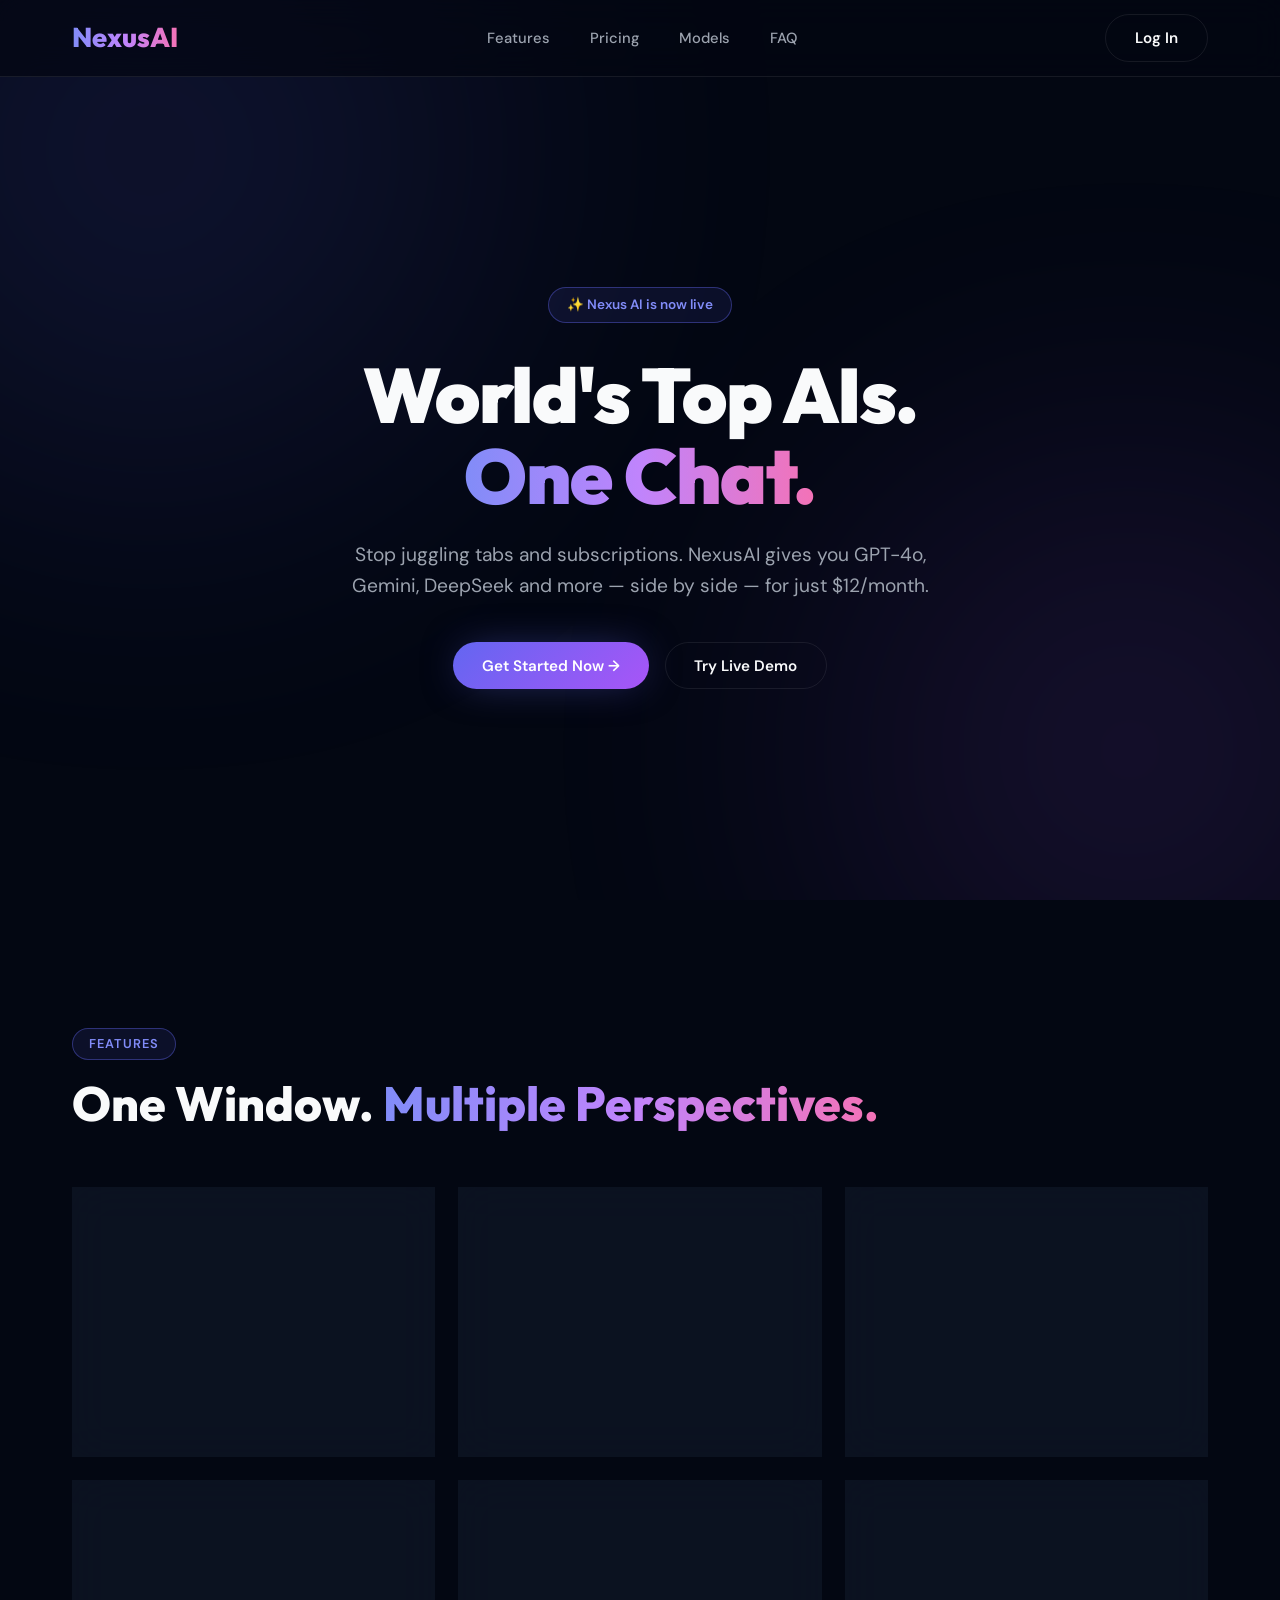
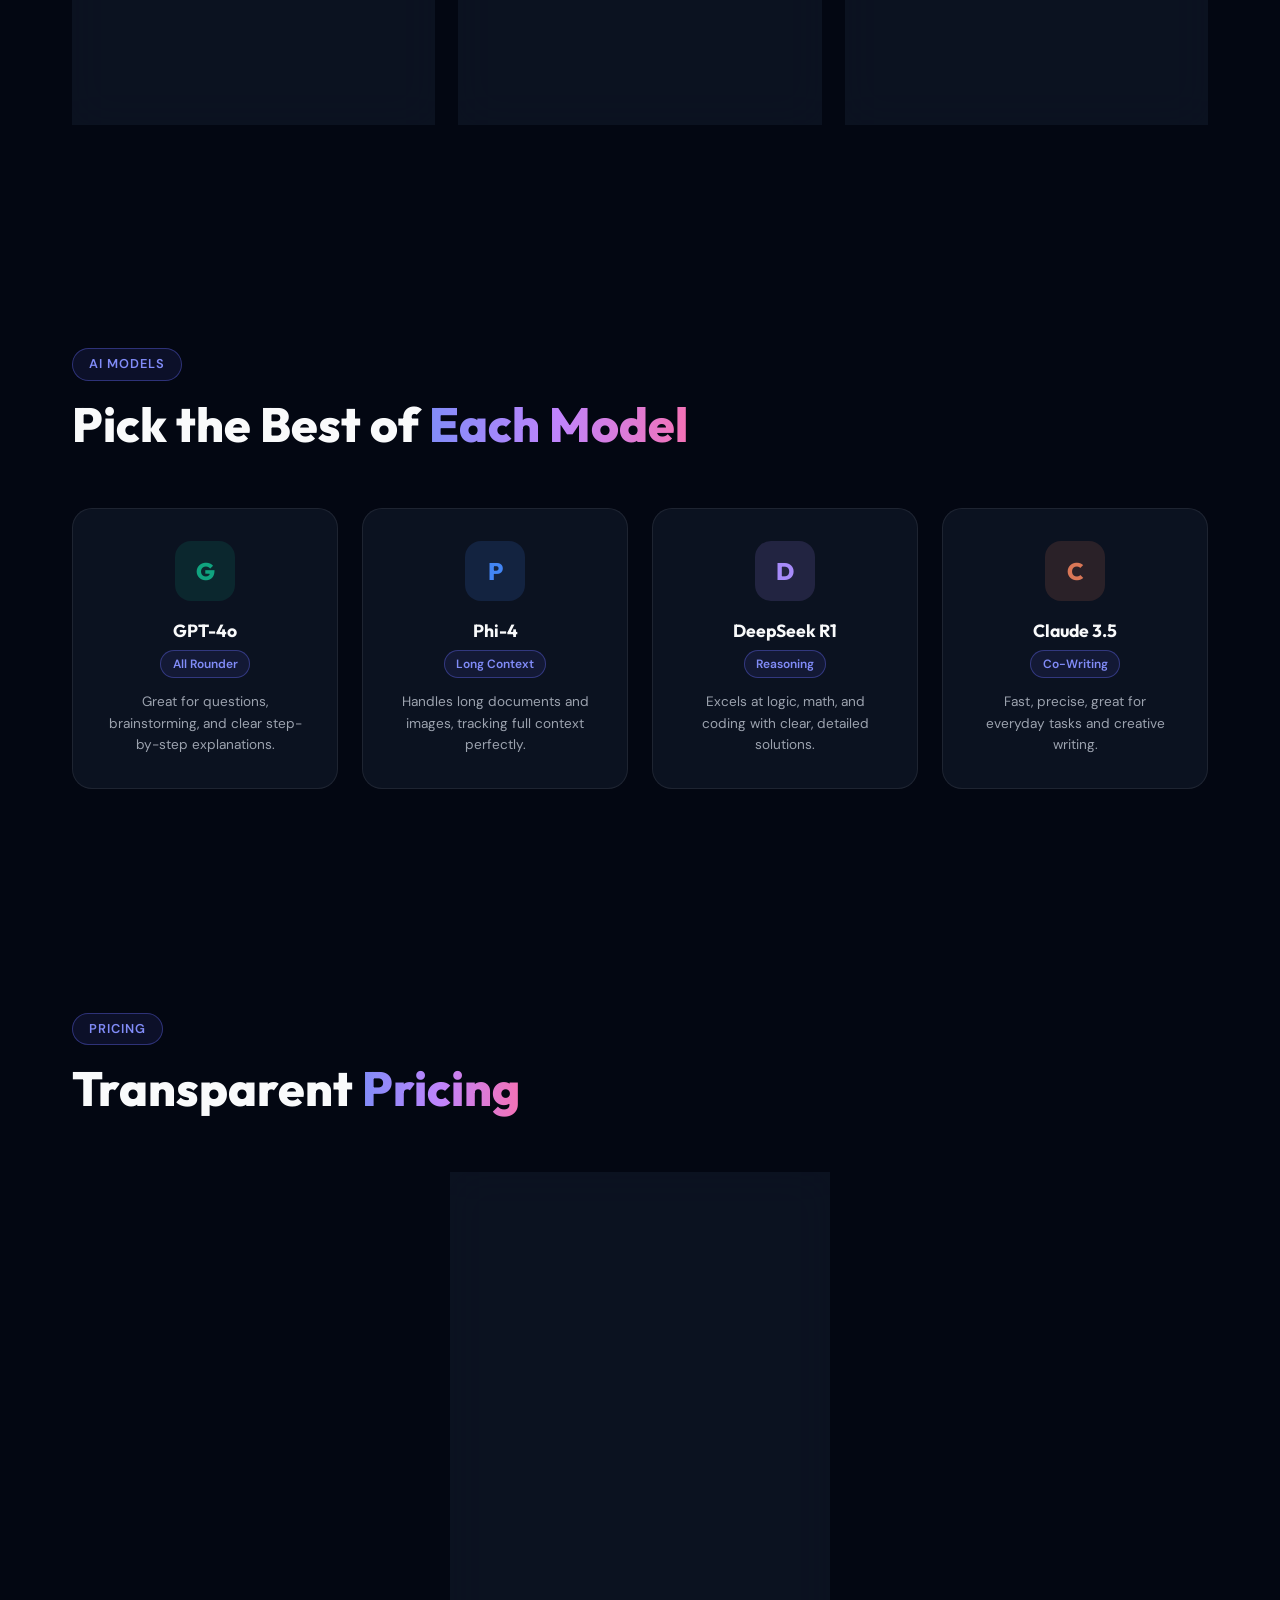
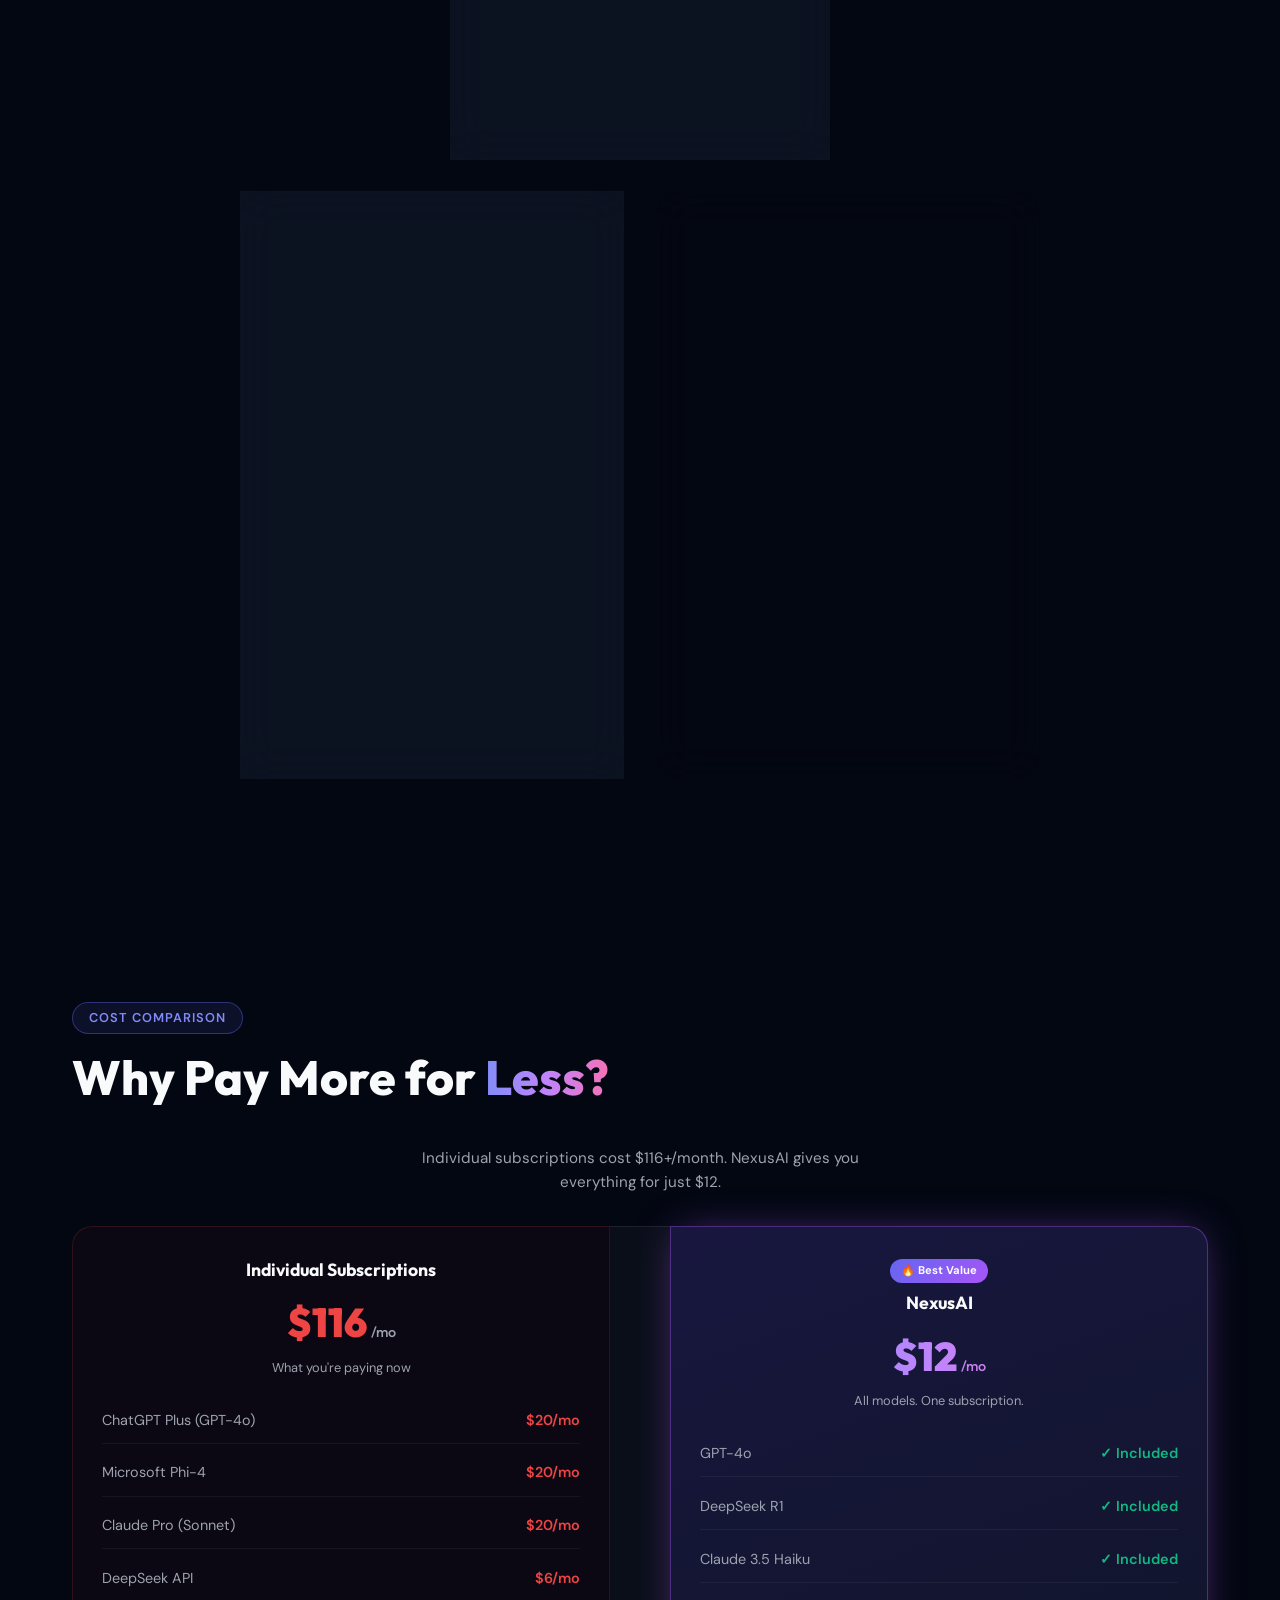
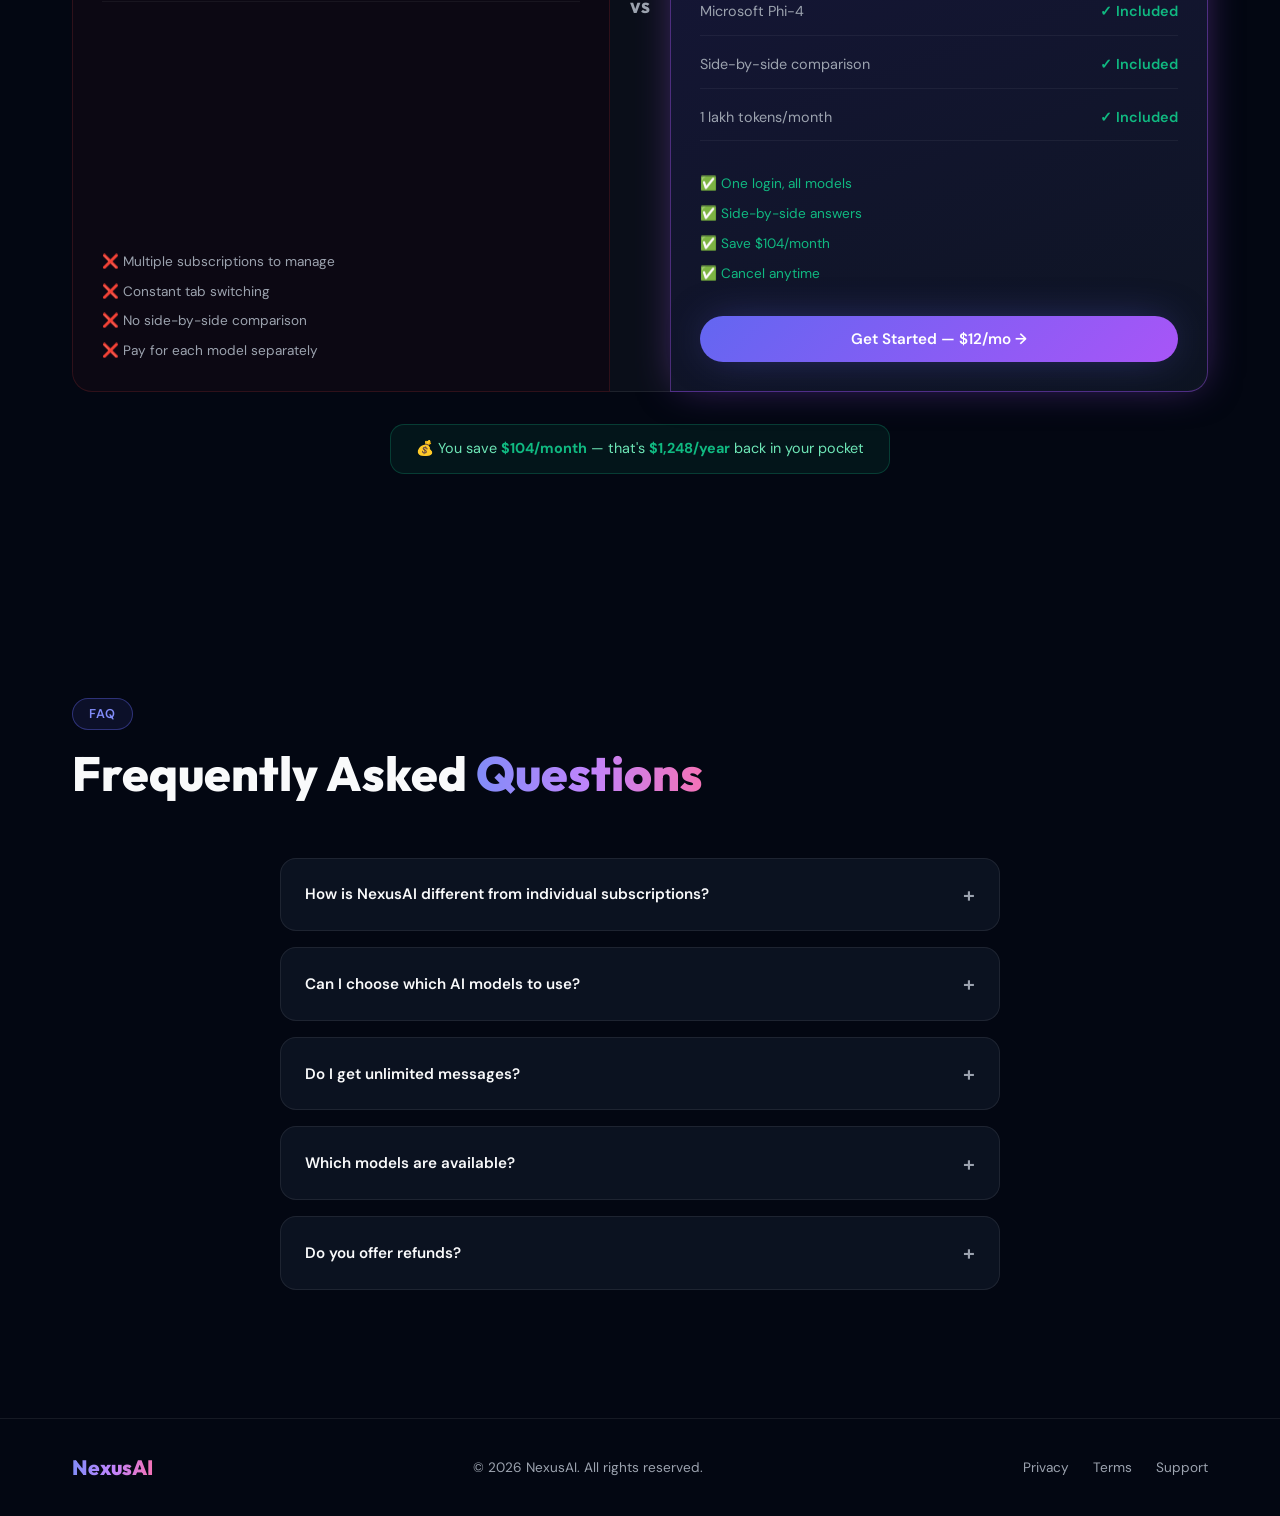
<file: index.html>
<!DOCTYPE html>
<html lang="en">
<head>
    <meta charset="UTF-8">
    <meta name="viewport" content="width=device-width, initial-scale=1.0">
    <title>NexusAI - World's Top AI Models in One Chat</title>
    <link rel="preconnect" href="https://fonts.googleapis.com">
    <link rel="preconnect" href="https://fonts.gstatic.com" crossorigin>
    <link href="https://fonts.googleapis.com/css2?family=DM+Sans:wght@400;500;700&family=Outfit:wght@600;700;800;900&display=swap" rel="stylesheet">
    <link rel="icon" type="image/png" href="Favicon.png">
    <link rel="stylesheet" href="style.css">
</head>
<body>

    <div class="ambient-bg">
        <div class="orb orb-1"></div>
        <div class="orb orb-2"></div>
    </div>

    <!-- NAVBAR -->
    <nav id="navbar">
        <div class="container nav-inner">
            <div class="logo">NexusAI</div>
            <ul class="nav-links">
                <li><a href="#features">Features</a></li>
                <li><a href="#pricing">Pricing</a></li>
                <li><a href="#models">Models</a></li>
                <li><a href="#faq">FAQ</a></li>
            </ul>
            <button class="btn btn-outline" id="navLoginBtn">Log In</button>
            <!-- Account menu (shown when logged in) -->
            <div class="nav-account" id="navAccount" style="display:none;">
                <div class="account-avatar" id="accountAvatar" title="My Account">
                    <span id="avatarInitial">U</span>
                </div>
                <div class="account-dropdown" id="accountDropdown">
                    <div class="account-dropdown-header">
                        <div class="account-dropdown-name" id="dropdownName">User</div>
                        <div class="account-dropdown-email" id="dropdownEmail">user@email.com</div>
                    </div>
                    <div class="account-dropdown-divider"></div>
                    <button class="account-dropdown-item" id="dropdownOpenChat">💬 Open Chat</button>
                    <button class="account-dropdown-item logout-item" id="navLogoutBtn">🚪 Log Out</button>
                </div>
            </div>
        </div>
    </nav>

    <!-- HERO -->
    <section class="hero" id="home">
        <div class="container hero-inner">
            <div class="badge">✨ Nexus AI is now live</div>
            <h1>World's Top AIs.<br><span class="gradient-text">One Chat.</span></h1>
            <p class="hero-sub">Stop juggling tabs and subscriptions. NexusAI gives you GPT-4o, Gemini, DeepSeek and more — side by side — for just $12/month.</p>
            <div class="hero-btns">
                <button class="btn btn-primary" id="heroGetStarted">Get Started Now →</button>
                <button class="btn btn-outline" id="heroDemo">Try Live Demo</button>
            </div>
        </div>
    </section>

    <!-- FEATURES -->
    <section class="features-section" id="features">
        <div class="container">
            <div class="section-badge">Features</div>
            <h2 class="section-title">One Window. <span class="gradient-text">Multiple Perspectives.</span></h2>
            <div class="features-grid">
                <div class="feature-card">
                    <div class="feature-icon">⚡</div>
                    <h3>Compare All AIs at Once</h3>
                    <p>Get answers from GPT-4o, Gemini, DeepSeek simultaneously. Compare side-by-side to find the most accurate answer instantly.</p>
                </div>
                <div class="feature-card">
                    <div class="feature-icon">🎯</div>
                    <h3>Smart Model Selection</h3>
                    <p>Not sure which model to use? Toggle any combination and compare — coding, writing, research all in one view.</p>
                </div>
                <div class="feature-card">
                    <div class="feature-icon">🔒</div>
                    <h3>One Subscription</h3>
                    <p>Save $100+/month vs individual subscriptions. One plan, all premium models, no juggling multiple accounts.</p>
                </div>
                <div class="feature-card">
                    <div class="feature-icon">🚀</div>
                    <h3>1 Lakh Tokens / Month</h3>
                    <p>100,000 tokens every month — more than enough for daily heavy use across all 4 AI models.</p>
                </div>
                <div class="feature-card">
                    <div class="feature-icon">🧠</div>
                    <h3>Spot Hallucinations</h3>
                    <p>When multiple models agree, you can trust the answer. When they disagree, you know to verify.</p>
                </div>
                <div class="feature-card">
                    <div class="feature-icon">📊</div>
                    <h3>Real-time Responses</h3>
                    <p>All models respond in parallel — no waiting. Get complete picture in seconds, not minutes.</p>
                </div>
            </div>
        </div>
    </section>

    <!-- MODELS -->
    <section class="models-section" id="models">
        <div class="container">
            <div class="section-badge">AI Models</div>
            <h2 class="section-title">Pick the Best of <span class="gradient-text">Each Model</span></h2>
            <div class="models-grid">
                <div class="model-card">
                    <div class="model-avatar" style="background:rgba(16,163,127,0.15);color:#10a37f;">G</div>
                    <div class="model-name">GPT-4o</div>
                    <div class="model-tag">All Rounder</div>
                    <p class="model-desc">Great for questions, brainstorming, and clear step-by-step explanations.</p>
                </div>
                <div class="model-card">
                    <div class="model-avatar" style="background:rgba(66,133,244,0.15);color:#4285f4;">P</div>
                    <div class="model-name">Phi-4</div>
                    <div class="model-tag">Long Context</div>
                    <p class="model-desc">Handles long documents and images, tracking full context perfectly.</p>
                </div>
                <div class="model-card">
                    <div class="model-avatar" style="background:rgba(167,139,250,0.15);color:#a78bfa;">D</div>
                    <div class="model-name">DeepSeek R1</div>
                    <div class="model-tag">Reasoning</div>
                    <p class="model-desc">Excels at logic, math, and coding with clear, detailed solutions.</p>
                </div>
                <div class="model-card">
                    <div class="model-avatar" style="background:rgba(217,119,87,0.15);color:#d97757;">C</div>
                    <div class="model-name">Claude 3.5</div>
                    <div class="model-tag">Co-Writing</div>
                    <p class="model-desc">Fast, precise, great for everyday tasks and creative writing.</p>
                </div>
            </div>
        </div>
    </section>

    <!-- PRICING -->
    <section class="pricing-section" id="pricing">
        <div class="container">
            <div class="section-badge">Pricing</div>
            <h2 class="section-title">Transparent <span class="gradient-text">Pricing</span></h2>
            
            <!-- Free Trial Card -->
            <div class="trial-card-container">
                <div class="pricing-card">
                    <h3 class="plan-name">7-Day Trial</h3>
                    <div class="plan-price">FREE</div>
                    <p class="plan-sub">No payment required</p>
                    <ul class="plan-features">
                        <li>Full access to all AI models</li>
                        <li>GPT-4o, Gemini & DeepSeek</li>
                        <li>Side-by-side comparison</li>
                        <li>No credit card needed</li>
                        <li>Cancel anytime</li>
                    </ul>
                    <button class="btn btn-outline plan-btn" data-plan="Free Trial — 7 Days">
                        Start Free Trial
                    </button>
                </div>
            </div>

            <!-- Monthly & Annual Cards -->
            <div class="pricing-grid">
                <div class="pricing-card">
                    <h3 class="plan-name">Monthly</h3>
                    <div class="plan-price">$12<span>/mo</span></div>
                    <p class="plan-sub">Billed monthly</p>
                    <ul class="plan-features">
                        <li>Access 4+ premium models</li>
                        <li>GPT-4o & Gemini 2.0</li>
                        <li>DeepSeek R1 & Claude 3.5</li>
                        <li>Side-by-side comparison</li>
                        <li>1 lakh tokens/month</li>
                    </ul>
                    <button class="btn btn-outline plan-btn" data-plan="Monthly — $12/mo">Select Monthly</button>
                </div>
                
                <div class="pricing-card featured">
                    <div class="plan-tag">Save 50%</div>
                    <h3 class="plan-name" style="color:#c084fc;">Annual Pro</h3>
                    <div class="plan-price">$72<span>/yr</span></div>
                    <p class="plan-sub">Billed annually — just $6/month</p>
                    <ul class="plan-features">
                        <li>Everything in Monthly</li>
                        <li>Unlimited tokens</li>
                        <li>Early access to new models</li>
                        <li>Custom system prompts</li>
                        <li>Priority API generation</li>
                    </ul>
                    <button class="btn btn-primary plan-btn" data-plan="Annual Pro — $72/yr">Select Annual</button>
                </div>
            </div>
        </div>
    </section>

    <!-- COMPARE SECTION -->
    <section class="compare-section" id="compare">
    <div class="container">
        <div class="section-badge">Cost Comparison</div>
        <h2 class="section-title">
            Why Pay More for <span class="gradient-text">Less?</span>
        </h2>
        <p class="compare-sub">
            Individual subscriptions cost $116+/month.
            NexusAI gives you everything for just $12.
        </p>
        <div class="compare-wrapper">
            <!-- LEFT CARD -->
            <div class="compare-col compare-bad">
                <div class="compare-col-header">
                    <h3>Individual Subscriptions</h3>
                    <div class="compare-total bad">
                        $116<span>/mo</span>
                    </div>
                    <p>What you're paying now</p>
                </div>
                <div class="compare-items">
                    <div class="compare-item">
                        <span class="compare-model-name">
                            ChatGPT Plus (GPT-4o)
                        </span>
                        <span class="bad-price">$20/mo</span>
                    </div>
                    <div class="compare-item">
                        <span class="compare-model-name">
                            Microsoft Phi-4
                        </span>
                        <span class="bad-price">$20/mo</span>
                    </div>
                    <div class="compare-item">
                        <span class="compare-model-name">
                            Claude Pro (Sonnet)
                        </span>
                        <span class="bad-price">$20/mo</span>
                    </div>
                    <div class="compare-item">
                        <span class="compare-model-name">
                            DeepSeek API
                        </span>
                        <span class="bad-price">$6/mo</span>
                    </div>
                </div>
                <div class="compare-cons">
                    <div class="compare-con">
                        ❌ Multiple subscriptions to manage
                    </div>
                    <div class="compare-con">
                        ❌ Constant tab switching
                    </div>
                    <div class="compare-con">
                        ❌ No side-by-side comparison
                    </div>
                    <div class="compare-con">
                        ❌ Pay for each model separately
                    </div>
                </div>
            </div>
            <!-- VS BADGE -->
            <div class="vs-badge">VS</div>
            <!-- RIGHT CARD -->
            <div class="compare-col compare-good">
                <div class="compare-col-header">
                    <div class="compare-best-tag">
                        🔥 Best Value
                    </div>
                    <h3>NexusAI</h3>
                    <div class="compare-total good">
                        $12<span>/mo</span>
                    </div>
                    <p>All models. One subscription.</p>
                </div>
                <div class="compare-items">
                    <div class="compare-item">
                        <span class="compare-model-name">
                            GPT-4o
                        </span>
                        <span class="good-price">
                            ✓ Included
                        </span>
                    </div>
                    <div class="compare-item">
                        <span class="compare-model-name">
                            DeepSeek R1
                        </span>
                        <span class="good-price">
                            ✓ Included
                        </span>
                    </div>
                    <div class="compare-item">
                        <span class="compare-model-name">
                            Claude 3.5 Haiku
                        </span>
                        <span class="good-price">
                            ✓ Included
                        </span>
                    </div>
                    <div class="compare-item">
                        <span class="compare-model-name">
                            Microsoft Phi-4
                        </span>
                        <span class="good-price">
                            ✓ Included
                        </span>
                    </div>
                    <div class="compare-item">
                        <span class="compare-model-name">
                            Side-by-side comparison
                        </span>
                        <span class="good-price">
                            ✓ Included
                        </span>
                    </div>
                    <div class="compare-item">
                        <span class="compare-model-name">
                            1 lakh tokens/month
                        </span>
                        <span class="good-price">
                            ✓ Included
                        </span>
                    </div>
                </div>
                <div class="compare-cons">
                    <div class="compare-pro">
                        ✅ One login, all models
                    </div>
                    <div class="compare-pro">
                        ✅ Side-by-side answers
                    </div>
                    <div class="compare-pro">
                        ✅ Save $104/month
                    </div>
                    <div class="compare-pro">
                        ✅ Cancel anytime
                    </div>
                </div>
                <button class="btn btn-primary compare-cta" id="compareCta">
                    Get Started — $12/mo →
                </button>
            </div>
        </div>
        <div class="savings-banner">
            💰 You save <strong>$104/month</strong> —
            that's <strong>$1,248/year</strong> back in your pocket
        </div>

    </div>
</section>

    <!-- FAQ -->
    <section class="faq-section" id="faq">
        <div class="container">
            <div class="section-badge">FAQ</div>
            <h2 class="section-title">Frequently Asked <span class="gradient-text">Questions</span></h2>
            <div class="faq-list">
                <details class="faq-item">
                    <summary>How is NexusAI different from individual subscriptions?</summary>
                    <p>NexusAI brings multiple AI models in one place. Instead of juggling tabs and subscriptions, get all answers side-by-side for a fraction of the cost.</p>
                </details>
                <details class="faq-item">
                    <summary>Can I choose which AI models to use?</summary>
                    <p>Yes! Toggle any model on or off at any time during your chat. Use all 4 simultaneously or just one.</p>
                </details>
                <details class="faq-item">
                    <summary>Do I get unlimited messages?</summary>
                    <p>You get 1,00,000 tokens per month (1 lakh). Average usage is around 20,000-30,000 tokens — so most users never run out.</p>
                </details>
                <details class="faq-item">
                    <summary>Which models are available?</summary>
                    <p>GPT-4o, Claude 3.5, Gemini 2.0, and DeepSeek R1 — all connected via official APIs with real responses.</p>
                </details>
                <details class="faq-item">
                    <summary>Do you offer refunds?</summary>
                    <p>All payments are non-refundable. You may cancel any time to stop future billing.</p>
                </details>
            </div>
        </div>
    </section>

    <!-- ===== FOOTER ===== -->
    <footer class="footer">
    <div class="container footer-inner">
        <div class="footer-logo">NexusAI</div>
        <p class="footer-copy">
            © 2026 NexusAI. All rights reserved.
        </p>
        <div class="footer-links">
            <a href="privacy.html">Privacy</a>
            <a href="terms.html">Terms</a>
            <a href="support.html">Support</a>
        </div>
    </div>
    </footer>

    <!-- LOGIN MODAL -->
    <div class="modal" id="loginModal">
        <div class="modal-box">
            <button class="modal-close" id="loginClose">×</button>
            <div class="modal-logo">NexusAI</div>
            <h2 class="modal-title">Welcome Back 👋</h2>
            <p class="modal-sub">Sign in to your account</p>
            <button class="btn-google" id="loginGoogle">
                <svg width="20" height="20" viewBox="0 0 48 48"><path fill="#EA4335" d="M24 9.5c3.54 0 6.71 1.22 9.21 3.6l6.85-6.85C35.9 2.38 30.47 0 24 0 14.62 0 6.51 5.38 2.56 13.22l7.98 6.19C12.43 13.72 17.74 9.5 24 9.5z"/><path fill="#4285F4" d="M46.98 24.55c0-1.57-.15-3.09-.38-4.55H24v9.02h12.94c-.58 2.96-2.26 5.48-4.78 7.18l7.73 6c4.51-4.18 7.09-10.36 7.09-17.65z"/><path fill="#FBBC05" d="M10.53 28.59c-.48-1.45-.76-2.99-.76-4.59s.27-3.14.76-4.59l-7.98-6.19C.92 16.46 0 20.12 0 24c0 3.88.92 7.54 2.56 10.78l7.97-6.19z"/><path fill="#34A853" d="M24 48c6.48 0 11.93-2.13 15.89-5.81l-7.73-6c-2.18 1.48-4.97 2.31-8.16 2.31-6.26 0-11.57-4.22-13.47-9.91l-7.98 6.19C6.51 42.62 14.62 48 24 48z"/></svg>
                Continue with Google
            </button>
            <div class="auth-divider"><span>or sign in with email</span></div>
            <div class="form-group">
                <label>Email Address</label>
                <input type="email" id="loginEmail" placeholder="Enter your email">
            </div>
            <div class="form-group">
                <label>Password</label>
                <input type="password" id="loginPassword" placeholder="Enter your password">
            </div>
            <button class="btn btn-primary modal-submit" id="loginSubmit">Sign In →</button>
            <div class="modal-footer-txt">No account? <span class="modal-link" id="goToSignup">Sign up free</span></div>
        </div>
    </div>

    <!-- PAYMENT MODAL (FIXED LAYOUT) -->
    <div class="modal" id="paymentModal">
        <div class="modal-box modal-box-wide">
            <button class="modal-close" id="paymentClose">×</button>
            <div class="modal-logo">NexusAI</div>
            <h2 class="modal-title">Secure Checkout 🔒</h2>

            <!-- Plan Selector -->
            <div class="modal-plan-selector">
                <div class="modal-plan-option" data-plan="Monthly — $12/mo" id="planMonthly">
                    <div class="modal-plan-name">Monthly</div>
                    <div class="modal-plan-price">$12<span>/mo</span></div>
                    <div class="modal-plan-note">Billed monthly</div>
                </div>
                <div class="modal-plan-option active" data-plan="Annual Pro — $72/yr" id="planAnnual">
                    <div class="modal-plan-tag">Best Value 🔥</div>
                    <div class="modal-plan-name">Annual Pro</div>
                    <div class="modal-plan-price">$72<span>/yr</span></div>
                    <div class="modal-plan-note">= $6/mo · Save 50%</div>
                </div>
            </div>

            <!-- Payment Method Section -->
            <div id="payMethodSection">
                <div class="payment-tabs">
                    <button class="pay-tab active" data-tab="card">💳 Card</button>
                    <button class="pay-tab" data-tab="upi">📱 UPI</button>
                    <button class="pay-tab" data-tab="netbanking">🏦 Net Banking</button>
                    <button class="pay-tab" data-tab="wallet">👛 Wallet</button>
                </div>

                <!-- Card Tab -->
                <div class="pay-tab-content active" id="tab-card">
                    <div class="card-icons">
                        <span class="card-icon">VISA</span>
                        <span class="card-icon">MC</span>
                        <span class="card-icon">AMEX</span>
                        <span class="card-icon">RuPay</span>
                    </div>
                    <div class="form-group">
                        <label>Cardholder Name</label>
                        <input type="text" id="cardName" placeholder="Enter cardholder name">
                    </div>
                    <div class="form-group">
                        <label>Card Number</label>
                        <input type="text" id="cardNumber" placeholder="0000 0000 0000 0000" maxlength="19">
                    </div>
                    <div class="form-row">
                        <div class="form-group">
                            <label>Expiry</label>
                            <input type="text" id="cardExpiry" placeholder="MM/YY" maxlength="5">
                        </div>
                        <div class="form-group">
                            <label>CVC</label>
                            <input type="text" id="cardCvc" placeholder="123" maxlength="3">
                        </div>
                    </div>
                </div>

                <!-- UPI Tab -->
                <div class="pay-tab-content" id="tab-upi">
                    <div class="form-group">
                        <label>UPI ID</label>
                        <input type="text" id="upiId" placeholder="Enter your UPI ID (e.g. name@upi)">
                    </div>
                    <div class="upi-apps">
                        <div class="upi-app">📱 GPay</div>
                        <div class="upi-app">💜 PhonePe</div>
                        <div class="upi-app">🟦 Paytm</div>
                        <div class="upi-app">🔵 BHIM</div>
                    </div>
                </div>

                <!-- Net Banking Tab -->
                <div class="pay-tab-content" id="tab-netbanking">
                    <div class="form-group">
                        <label>Select Your Bank</label>
                        <select id="bankSelect">
                            <option value="">Select a bank...</option>
                            <option value="sbi">State Bank of India</option>
                            <option value="hdfc">HDFC Bank</option>
                            <option value="icici">ICICI Bank</option>
                            <option value="axis">Axis Bank</option>
                        </select>
                    </div>
                </div>

                <!-- Wallet Tab -->
                <div class="pay-tab-content" id="tab-wallet">
                    <div class="form-group">
                        <label>Select Wallet</label>
                        <div class="wallet-grid">
                            <div class="wallet-option" data-wallet="paytm">🟦 Paytm</div>
                            <div class="wallet-option" data-wallet="amazon">🟠 Amazon Pay</div>
                            <div class="wallet-option" data-wallet="phonepe">💜 PhonePe</div>
                            <div class="wallet-option" data-wallet="googlepay">📱 Google Pay</div>
                        </div>
                    </div>
                    <div class="form-group">
                        <label>Mobile Number</label>
                        <input type="tel" id="walletPhone" placeholder="Enter registered mobile number">
                    </div>
                </div>
            </div>

            <!-- Trial Info -->
            <div id="trialInfo" style="display:none;">
                <div style="background:rgba(16,185,129,0.1);border:1px solid rgba(16,185,129,0.3);border-radius:14px;padding:1rem;text-align:center;margin-bottom:1rem;">
                    <div style="font-size:1.4rem;">🎉</div>
                    <div style="font-weight:700;color:#10b981;">7-Day Free Trial — No Payment Needed!</div>
                    <div style="font-size:0.85rem;color:var(--text-muted);margin-top:0.3rem;">Full access to all 4 AI models for 7 days.</div>
                    <div style="display:flex;gap:0.5rem;margin-top:0.8rem;justify-content:center;flex-wrap:wrap;">
                        <div class="trial-plan-choice active" data-after="Monthly — $12/mo" onclick="selectTrialAfterPlan(this)">📅 Monthly — $12/mo</div>
                        <div class="trial-plan-choice" data-after="Annual Pro — $72/yr" onclick="selectTrialAfterPlan(this)">🔥 Annual — $72/yr <span style="font-size:0.7em;">(Save 50%)</span></div>
                    </div>
                </div>
            </div>

            <button class="btn btn-primary modal-submit" id="paymentSubmit">🔐 Pay & Get Access</button>
            <div class="secure-note">🔒 256-bit SSL · Secure Payment · Cancel anytime</div>
        </div>
    </div>

    <!-- SIGNUP MODAL -->
    <div class="modal" id="signupModal">
        <div class="modal-box">
            <button class="modal-close" id="signupClose">×</button>
            <div class="modal-logo">NexusAI</div>
            <h2 class="modal-title">Create Account 🚀</h2>
            <p class="modal-sub">Join thousands using all AIs in one place</p>
            <button class="btn-google" id="signupGoogle">
                <svg width="20" height="20" viewBox="0 0 48 48"><path fill="#EA4335" d="M24 9.5c3.54 0 6.71 1.22 9.21 3.6l6.85-6.85C35.9 2.38 30.47 0 24 0 14.62 0 6.51 5.38 2.56 13.22l7.98 6.19C12.43 13.72 17.74 9.5 24 9.5z"/><path fill="#4285F4" d="M46.98 24.55c0-1.57-.15-3.09-.38-4.55H24v9.02h12.94c-.58 2.96-2.26 5.48-4.78 7.18l7.73 6c4.51-4.18 7.09-10.36 7.09-17.65z"/><path fill="#FBBC05" d="M10.53 28.59c-.48-1.45-.76-2.99-.76-4.59s.27-3.14.76-4.59l-7.98-6.19C.92 16.46 0 20.12 0 24c0 3.88.92 7.54 2.56 10.78l7.97-6.19z"/><path fill="#34A853" d="M24 48c6.48 0 11.93-2.13 15.89-5.81l-7.73-6c-2.18 1.48-4.97 2.31-8.16 2.31-6.26 0-11.57-4.22-13.47-9.91l-7.98 6.19C6.51 42.62 14.62 48 24 48z"/></svg>
                Continue with Google
            </button>
            <div class="auth-divider"><span>or sign up with email</span></div>
            <div class="form-group">
                <label>Full Name</label>
                <input type="text" id="signupName" placeholder="Enter your full name">
            </div>
            <div class="form-group">
                <label>Email Address</label>
                <input type="email" id="signupEmail" placeholder="Enter your email address">
            </div>
            <div class="form-row">
                <div class="form-group">
                    <label>Password</label>
                    <input type="password" id="signupPassword" placeholder="Enter your password">
                </div>
                <div class="form-group">
                    <label>Confirm Password</label>
                    <input type="password" id="signupConfirmPassword" placeholder="Re-enter your password">
                </div>
            </div>
            <button class="btn btn-primary modal-submit" id="signupSubmit">Create Account →</button>
            <div class="modal-footer-txt">Already have an account? <span class="modal-link" id="goToLogin">Sign in</span></div>
        </div>
    </div>

    <!-- CHAT CONTAINER -->
    <div class="chat-container" id="chatContainer">
        <div class="chat-sidebar" id="chatSidebar">
            <div class="sidebar-header">
                <span class="chat-logo">NexusAI</span>
                <button class="sidebar-toggle" id="sidebarToggle">☰</button>
            </div>
            <button class="new-chat-btn" id="newChatBtn">➕ New Chat</button>
            <div class="sidebar-section-label">Recent Chats</div>
            <div class="chat-history-list" id="chatHistoryList"></div>
            <div class="sidebar-section-label sidebar-img-label" id="imgGalleryLabel" style="cursor:pointer;display:flex;align-items:center;justify-content:space-between;">
                <span>🎨 Generated Images</span>
                <span class="img-gallery-count" id="imgGalleryCount" style="font-size:0.7rem;background:rgba(99,102,241,0.3);padding:2px 7px;border-radius:20px;">0</span>
            </div>
            <div class="img-gallery-list" id="imgGalleryList" style="display:none;"></div>
            <div class="sidebar-footer">
                <button class="btn btn-outline" id="chatClose" style="width:100%;">✕ Exit Chat</button>
            </div>
        </div>
        <div class="chat-right">
            <div class="chat-header">
                <div class="chat-header-left">
                    <button class="chat-back-btn" id="chatBack">← Back</button>
                    <span class="chat-title-wrap"><span class="status-dot"></span> <span id="activeChatTitle">Nexus Workspace</span></span>
                </div>
                <div class="ai-toggles">
                    <label class="ai-toggle">
                        <input type="checkbox" class="model-toggle" value="gpt" checked>
                        <span class="ai-toggle-btn">🟢 GPT-4o</span>
                    </label>
                    <label class="ai-toggle">
                        <input type="checkbox" class="model-toggle" value="claude" checked>
                        <span class="ai-toggle-btn">🟠 Claude Sonnet</span>
                    </label>
                    <label class="ai-toggle">
                        <input type="checkbox" class="model-toggle" value="gemini" checked>
                        <span class="ai-toggle-btn">🔵 Phi-4</span>
                    </label>
                    <label class="ai-toggle">
                        <input type="checkbox" class="model-toggle" value="deepseek">
                        <span class="ai-toggle-btn">🟣 DeepSeek R1</span>
                    </label>
                </div>
            </div>
            <div class="chat-main" id="chatMain">
                <div class="chat-welcome">
                    <h3>🚀 Welcome to Nexus Workspace</h3>
                    <p>Toggle models above and send a message to query them simultaneously.</p>
                </div>
            </div>
            <div class="chat-input-bar">
                <!-- Hidden file inputs -->
                <input type="file" id="cameraInput" accept="image/*" capture="environment" style="display:none">
                <input type="file" id="photoFileInput" accept="image/*,video/*,.pdf,.doc,.docx,.txt" multiple style="display:none">
                <input type="file" id="videoInput" accept="video/*" style="display:none">

                <!-- Plus menu popup -->
                <div class="plus-menu" id="plusMenu">
                    <button class="plus-menu-item" id="pmCamera">
                        <span class="plus-menu-icon">📷</span>
                        <span>Camera</span>
                    </button>
                    <button class="plus-menu-item" id="pmPhotos">
                        <span class="plus-menu-icon">🖼️</span>
                        <span>Photos & Files</span>
                    </button>
                    <button class="plus-menu-item" id="pmVideo">
                        <span class="plus-menu-icon">🎥</span>
                        <span>Video</span>
                    </button>
                    <button class="plus-menu-item" id="pmCreateImage">
                        <span class="plus-menu-icon">🎨</span>
                        <span>Create Image</span>
                    </button>
                </div>

                <div class="chat-input-wrap">
                    <button class="chat-plus-btn" id="chatPlusBtn" title="Attach / Create">＋</button>
                    <input type="text" id="chatInput" class="chat-input" placeholder="Message all models simultaneously...">
                    <button class="chat-send" id="chatSend">➤</button>
                </div>
            </div>
        </div>
    </div>

    <script src="script.js"></script>
</body>
</html>
</file>
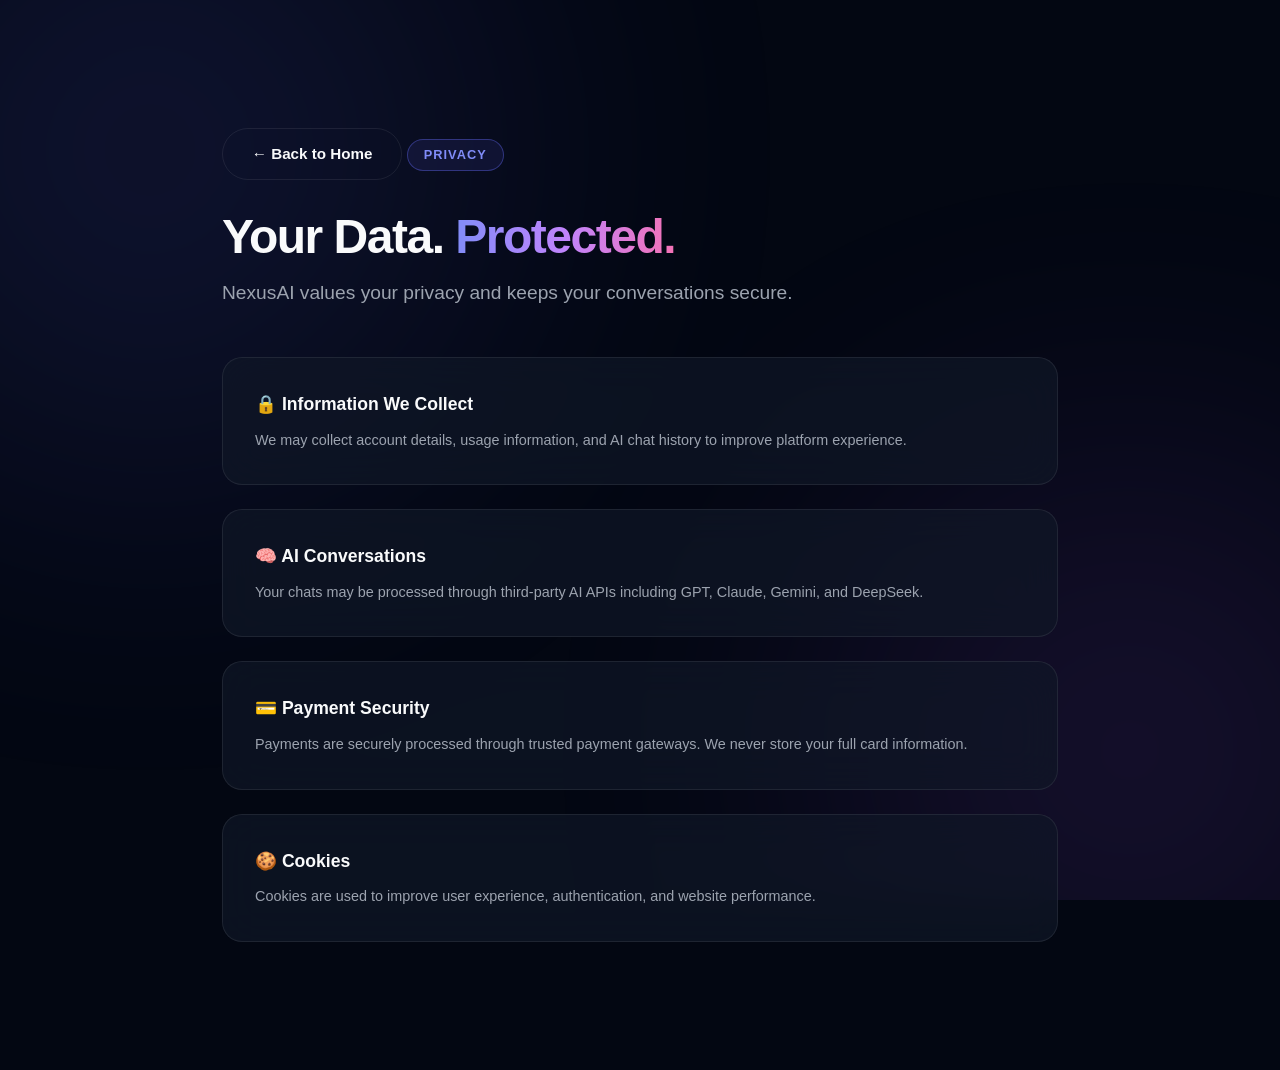
<file: privacy.html>
<!DOCTYPE html>
<html lang="en">
<head>
<meta charset="UTF-8">
<meta name="viewport" content="width=device-width, initial-scale=1.0">
<title>Privacy Policy - NexusAI</title>
<link rel="stylesheet" href="style.css">
</head>

<body>

<div class="ambient-bg">
    <div class="orb orb-1"></div>
    <div class="orb orb-2"></div>
</div>

<section class="features-section">
    <div class="container" style="max-width:900px;">

        <a href="index.html" class="btn btn-outline" style="margin-bottom:2rem;">
            ← Back to Home
        </a>

        <div class="section-badge">Privacy</div>

        <h1 style="font-size:3rem;margin-bottom:1rem;">
            Your Data. <span class="gradient-text">Protected.</span>
        </h1>

        <p class="hero-sub" style="margin:0 0 3rem 0;">
            NexusAI values your privacy and keeps your conversations secure.
        </p>

        <div class="feature-card" style="margin-bottom:1.5rem;">
            <h3>🔒 Information We Collect</h3>
            <p>
                We may collect account details, usage information, and AI chat history
                to improve platform experience.
            </p>
        </div>

        <div class="feature-card" style="margin-bottom:1.5rem;">
            <h3>🧠 AI Conversations</h3>
            <p>
                Your chats may be processed through third-party AI APIs including GPT,
                Claude, Gemini, and DeepSeek.
            </p>
        </div>

        <div class="feature-card" style="margin-bottom:1.5rem;">
            <h3>💳 Payment Security</h3>
            <p>
                Payments are securely processed through trusted payment gateways.
                We never store your full card information.
            </p>
        </div>

        <div class="feature-card">
            <h3>🍪 Cookies</h3>
            <p>
                Cookies are used to improve user experience, authentication,
                and website performance.
            </p>
        </div>

    </div>
</section>
</body>
</html>
</file>
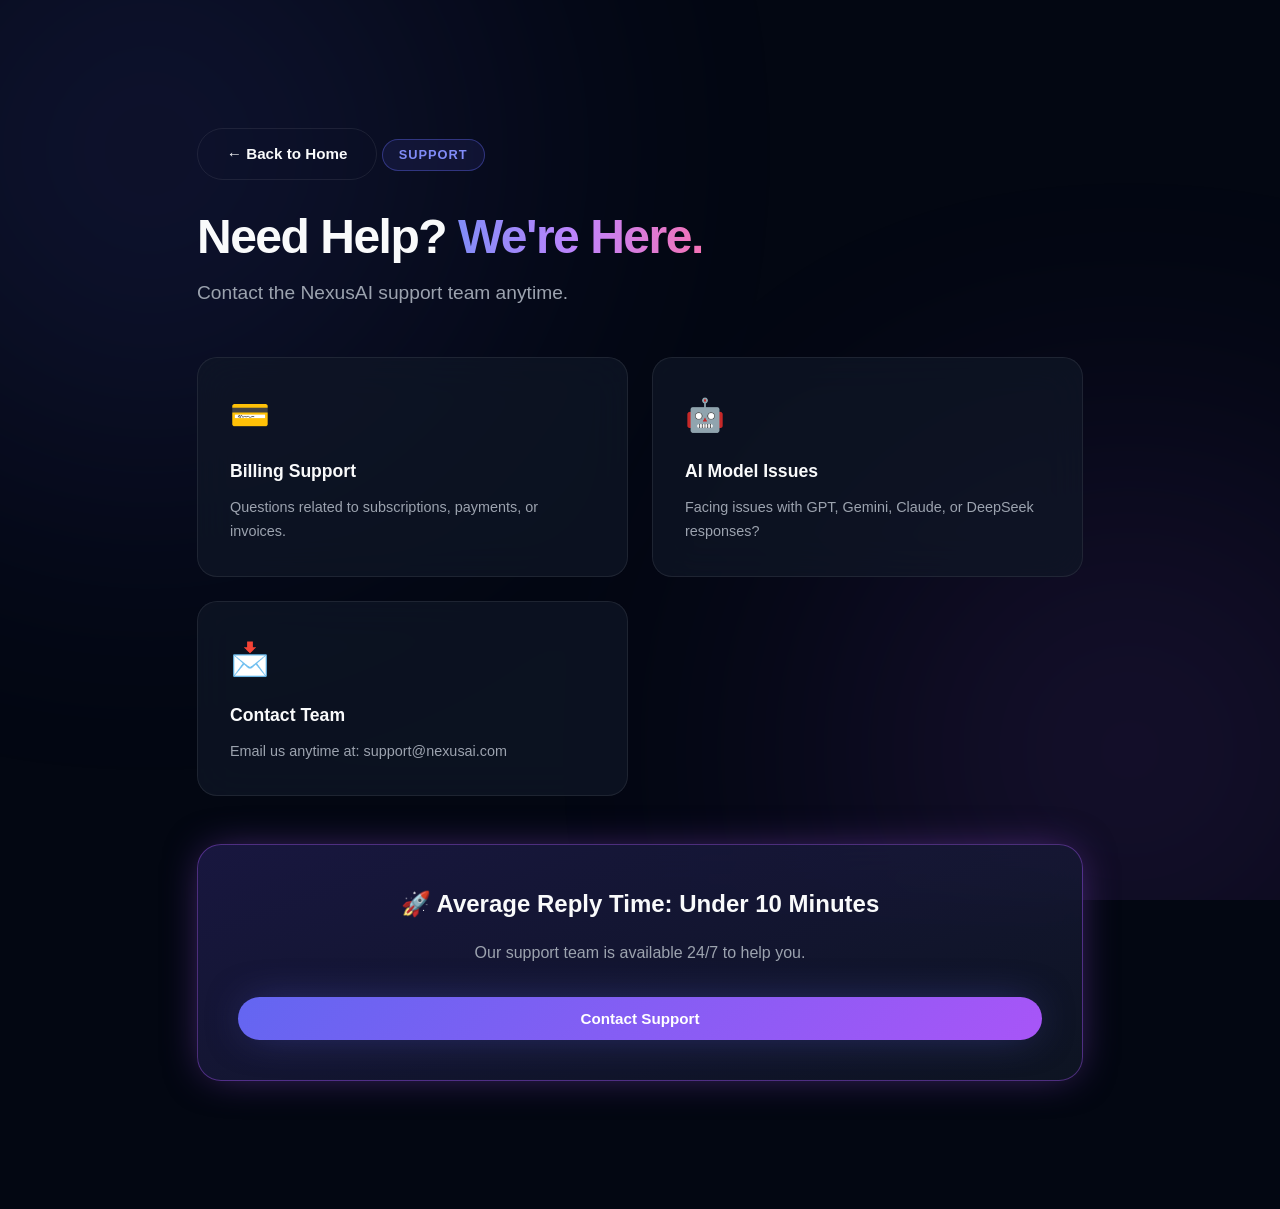
<file: support.html>
<!DOCTYPE html>
<html lang="en">
<head>
<meta charset="UTF-8">
<meta name="viewport" content="width=device-width, initial-scale=1.0">
<title>Support - NexusAI</title>
<link rel="stylesheet" href="style.css">
</head>

<body>

<div class="ambient-bg">
    <div class="orb orb-1"></div>
    <div class="orb orb-2"></div>
</div>

<section class="features-section">
    <div class="container" style="max-width:950px;">

        <a href="index.html" class="btn btn-outline" style="margin-bottom:2rem;">
            ← Back to Home
        </a>

        <div class="section-badge">Support</div>

        <h1 style="font-size:3rem;margin-bottom:1rem;">
            Need Help? <span class="gradient-text">We're Here.</span>
        </h1>

        <p class="hero-sub" style="margin:0 0 3rem 0;">
            Contact the NexusAI support team anytime.
        </p>

        <div class="features-grid">

            <div class="feature-card">
                <div class="feature-icon">💳</div>
                <h3>Billing Support</h3>
                <p>
                    Questions related to subscriptions, payments,
                    or invoices.
                </p>
            </div>

            <div class="feature-card">
                <div class="feature-icon">🤖</div>
                <h3>AI Model Issues</h3>
                <p>
                    Facing issues with GPT, Gemini, Claude,
                    or DeepSeek responses?
                </p>
            </div>

            <div class="feature-card">
                <div class="feature-icon">📩</div>
                <h3>Contact Team</h3>
                <p>
                    Email us anytime at:
                    support@nexusai.com
                </p>
            </div>

        </div>

        <div class="pricing-card featured" style="margin-top:3rem;text-align:center;">
            <h3 style="font-size:1.5rem;margin-bottom:1rem;">
                🚀 Average Reply Time: Under 10 Minutes
            </h3>

            <p style="color:var(--text-muted);margin-bottom:2rem;">
                Our support team is available 24/7 to help you.
            </p>

            <button class="btn btn-primary">
                Contact Support
            </button>
        </div>

    </div>
</section>

</body>
</html>
</file>
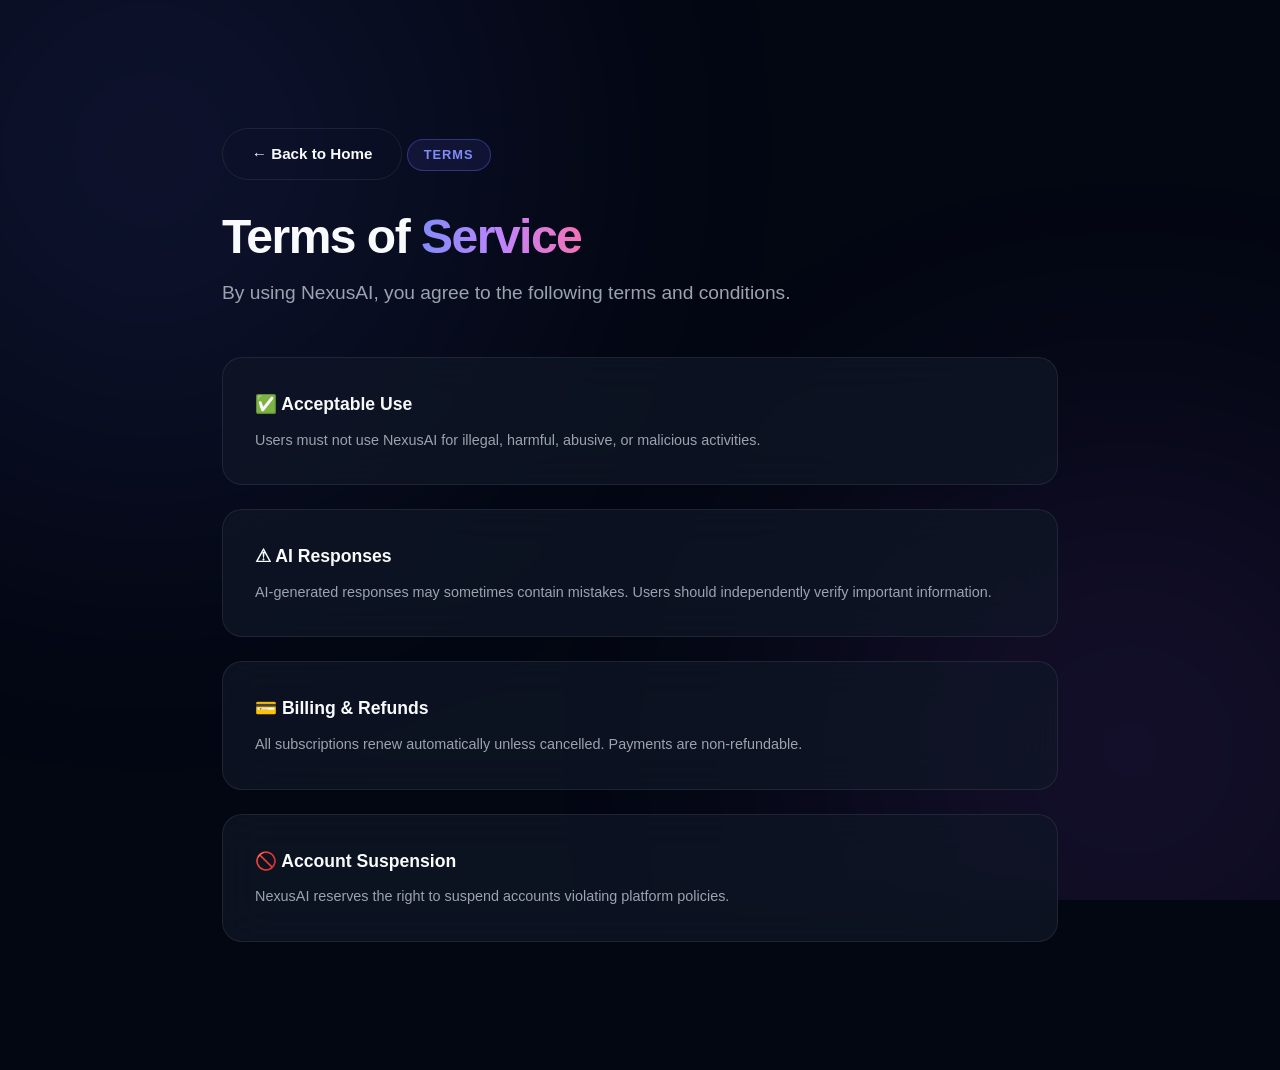
<file: terms.html>
<!DOCTYPE html>
<html lang="en">
<head>
<meta charset="UTF-8">
<meta name="viewport" content="width=device-width, initial-scale=1.0">
<title>Terms of Service - NexusAI</title>
<link rel="stylesheet" href="style.css">
</head>

<body>

<div class="ambient-bg">
    <div class="orb orb-1"></div>
    <div class="orb orb-2"></div>
</div>

<section class="features-section">
    <div class="container" style="max-width:900px;">

        <a href="index.html" class="btn btn-outline" style="margin-bottom:2rem;">
            ← Back to Home
        </a>

        <div class="section-badge">Terms</div>

        <h1 style="font-size:3rem;margin-bottom:1rem;">
            Terms of <span class="gradient-text">Service</span>
        </h1>

        <p class="hero-sub" style="margin:0 0 3rem 0;">
            By using NexusAI, you agree to the following terms and conditions.
        </p>

        <div class="feature-card" style="margin-bottom:1.5rem;">
            <h3>✅ Acceptable Use</h3>
            <p>
                Users must not use NexusAI for illegal, harmful,
                abusive, or malicious activities.
            </p>
        </div>

        <div class="feature-card" style="margin-bottom:1.5rem;">
            <h3>⚠ AI Responses</h3>
            <p>
                AI-generated responses may sometimes contain mistakes.
                Users should independently verify important information.
            </p>
        </div>

        <div class="feature-card" style="margin-bottom:1.5rem;">
            <h3>💳 Billing & Refunds</h3>
            <p>
                All subscriptions renew automatically unless cancelled.
                Payments are non-refundable.
            </p>
        </div>

        <div class="feature-card">
            <h3>🚫 Account Suspension</h3>
            <p>
                NexusAI reserves the right to suspend accounts
                violating platform policies.
            </p>
        </div>

    </div>
</section>

</body>
</html>
</file>
<file: style.css>
/* ===== VARIABLES ===== */
:root {
    --bg-dark: #030712;
    --bg-card: rgba(17, 24, 39, 0.7);
    --primary: #6366f1;
    --secondary: #a855f7;
    --text-main: #f9fafb;
    --text-muted: #9ca3af;
    --border-light: rgba(255, 255, 255, 0.08);
    --border-glow: rgba(99, 102, 241, 0.4);
    --gradient-text: linear-gradient(to right, #818cf8, #c084fc, #f472b6);
    --gradient-btn: linear-gradient(135deg, #6366f1 0%, #a855f7 100%);
    --glow-primary: 0 0 40px -10px rgba(99, 102, 241, 0.5);
    --glow-secondary: 0 0 40px -10px rgba(168, 85, 247, 0.5);
}

/* ===== RESET ===== */
* { margin: 0; padding: 0; box-sizing: border-box; }
html { scroll-behavior: smooth; }
body {
    font-family: 'DM Sans', sans-serif;
    background-color: var(--bg-dark);
    color: var(--text-main);
    overflow-x: hidden;
    line-height: 1.6;
}

::selection { background: rgba(99,102,241,0.3); }
::-webkit-scrollbar { width: 8px; }
::-webkit-scrollbar-track { background: var(--bg-dark); }
::-webkit-scrollbar-thumb { background: rgba(255,255,255,0.1); border-radius: 10px; }

/* ===== BACKGROUND ===== */
.ambient-bg {
    position: fixed; top: 0; left: 0;
    width: 100vw; height: 100vh;
    overflow: hidden; z-index: -1; pointer-events: none;
}
.orb {
    position: absolute; border-radius: 50%;
    filter: blur(140px); opacity: 0.12;
    animation: float 20s infinite alternate ease-in-out;
}
.orb-1 { width: 700px; height: 700px; background: #6366f1; top: -200px; left: -200px; }
.orb-2 { width: 600px; height: 600px; background: #a855f7; bottom: -150px; right: -150px; animation-delay: -7s; }

@keyframes float {
    0%   { transform: translate(0,0) scale(1); }
    50%  { transform: translate(40px,40px) scale(1.06); }
    100% { transform: translate(-30px,60px) scale(0.96); }
}
@keyframes fadeInUp {
    from { opacity: 0; transform: translateY(30px); }
    to   { opacity: 1; transform: translateY(0); }
}
@keyframes pulse {
    0%,100% { opacity: 0.4; }
    50%      { opacity: 1; }
}
@keyframes blink {
    0%,100% { opacity: 1; }
    50%      { opacity: 0.3; }
}
@keyframes modalIn {
    from { opacity: 0; transform: scale(0.93) translateY(20px); }
    to   { opacity: 1; transform: scale(1) translateY(0); }
}

/* ===== LAYOUT ===== */
.container {
    max-width: 1200px;
    margin: 0 auto;
    padding: 0 2rem;
}

/* ===== BUTTONS ===== */
.btn {
    display: inline-flex; align-items: center; justify-content: center;
    padding: 0.8rem 1.8rem; border-radius: 100px;
    font-weight: 600; font-size: 0.95rem;
    font-family: 'DM Sans', sans-serif;
    cursor: pointer; border: none;
    transition: all 0.3s cubic-bezier(0.4,0,0.2,1);
    text-decoration: none;
}
.btn-outline {
    background: transparent;
    border: 1px solid var(--border-light);
    color: var(--text-main);
}
.btn-outline:hover {
    background: rgba(255,255,255,0.05);
    border-color: var(--primary);
    box-shadow: var(--glow-primary);
}
.btn-primary {
    background: var(--gradient-btn);
    color: white;
    box-shadow: var(--glow-primary);
}
.btn-primary:hover {
    transform: translateY(-2px);
    box-shadow: 0 12px 40px -8px rgba(168,85,247,0.6);
}

/* ===== NAVBAR ===== */
#navbar {
    position: fixed; top: 0; width: 100%;
    background: rgba(3,7,18,0.7);
    backdrop-filter: blur(16px);
    border-bottom: 1px solid var(--border-light);
    z-index: 1000; transition: all 0.3s;
}
.nav-inner {
    display: flex; justify-content: space-between;
    align-items: center; height: 76px;
}
.logo {
    font-family: 'Outfit', sans-serif; font-size: 1.7rem; font-weight: 800;
    background: var(--gradient-text);
    -webkit-background-clip: text; -webkit-text-fill-color: transparent;
    cursor: pointer;
}
.nav-links { display: flex; gap: 2.5rem; list-style: none; }
.nav-links a {
    color: var(--text-muted); text-decoration: none;
    font-weight: 500; font-size: 0.92rem; transition: color 0.3s;
}
.nav-links a:hover { color: var(--text-main); }

/* ===== NAV ACCOUNT AVATAR & DROPDOWN ===== */
.nav-account {
    position: relative;
    display: flex;
    align-items: center;
}
.account-avatar {
    width: 40px; height: 40px; border-radius: 50%;
    background: var(--gradient-btn);
    display: flex; align-items: center; justify-content: center;
    font-weight: 700; font-size: 1rem; color: white;
    cursor: pointer;
    box-shadow: 0 0 0 2px rgba(99,102,241,0.4);
    transition: box-shadow 0.3s, transform 0.2s;
    user-select: none;
}
.account-avatar:hover {
    box-shadow: 0 0 0 3px var(--primary);
    transform: scale(1.07);
}
.account-dropdown {
    display: none;
    position: absolute;
    top: calc(100% + 12px);
    right: 0;
    min-width: 210px;
    background: rgba(17,24,39,0.97);
    border: 1px solid var(--border-light);
    border-radius: 16px;
    backdrop-filter: blur(20px);
    box-shadow: 0 16px 48px rgba(0,0,0,0.5), var(--glow-primary);
    z-index: 2000;
    overflow: hidden;
    animation: modalIn 0.22s ease forwards;
}
.nav-account.open .account-dropdown { display: block; }
.account-dropdown-header {
    padding: 1rem 1.1rem 0.8rem;
}
.account-dropdown-name {
    font-weight: 700; font-size: 0.97rem; color: var(--text-main);
}
.account-dropdown-email {
    font-size: 0.78rem; color: var(--text-muted); margin-top: 2px;
    word-break: break-all;
}
.account-dropdown-divider {
    height: 1px; background: var(--border-light); margin: 0 0.5rem;
}
.account-dropdown-item {
    display: flex; align-items: center; gap: 0.5rem;
    width: 100%; padding: 0.75rem 1.1rem;
    background: none; border: none; color: var(--text-main);
    font-size: 0.92rem; font-family: 'DM Sans', sans-serif;
    cursor: pointer; transition: background 0.2s;
    text-align: left;
}
.account-dropdown-item:hover { background: rgba(255,255,255,0.06); }
.account-dropdown-item.logout-item { color: #f87171; }
.account-dropdown-item.logout-item:hover { background: rgba(248,113,113,0.1); }

/* ===== HERO ===== */
.hero {
    min-height: 100vh; display: flex;
    align-items: center; justify-content: center;
    padding-top: 76px; text-align: center;
}
.hero-inner { max-width: 860px; margin: 0 auto; animation: fadeInUp 0.9s ease forwards; }

.badge {
    display: inline-flex; align-items: center; gap: 8px;
    padding: 0.4rem 1.1rem;
    background: rgba(99,102,241,0.1);
    border: 1px solid var(--border-glow);
    border-radius: 100px; font-size: 0.85rem;
    font-weight: 600; color: #818cf8; margin-bottom: 2rem;
}

h1 {
    font-family: 'Outfit', sans-serif;
    font-size: clamp(3rem, 6vw, 5.5rem);
    font-weight: 900; line-height: 1.05;
    letter-spacing: -1.5px; margin-bottom: 1.5rem;
}
.gradient-text {
    background: var(--gradient-text);
    -webkit-background-clip: text; -webkit-text-fill-color: transparent;
}
.hero-sub {
    font-size: clamp(1rem, 2vw, 1.2rem);
    color: var(--text-muted); max-width: 580px;
    margin: 0 auto 2.5rem;
}
.hero-btns { display: flex; gap: 1rem; justify-content: center; flex-wrap: wrap; }

/* ===== SECTION COMMON ===== */
.section-badge {
    display: inline-block; padding: 0.3rem 1rem;
    background: rgba(99,102,241,0.1);
    border: 1px solid var(--border-glow);
    border-radius: 100px; font-size: 0.8rem;
    font-weight: 600; color: #818cf8;
    margin-bottom: 1rem; letter-spacing: 1px;
    text-transform: uppercase;
}
.section-title {
    font-family: 'Outfit', sans-serif;
    font-size: clamp(2rem, 4vw, 3rem);
    font-weight: 800; margin-bottom: 3.5rem;
    line-height: 1.15;
}

/* ===== FEATURES ===== */
.features-section { padding: 8rem 0; }
.features-grid {
    display: grid;
    grid-template-columns: repeat(auto-fit, minmax(300px, 1fr));
    gap: 1.5rem;
}
.feature-card {
    background: var(--bg-card);
    backdrop-filter: blur(20px);
    border: 1px solid var(--border-light);
    border-radius: 20px; padding: 2rem;
    transition: all 0.3s;
}
.feature-card:hover {
    transform: translateY(-6px);
    border-color: rgba(99,102,241,0.3);
    box-shadow: var(--glow-primary);
}
.feature-icon { font-size: 2rem; margin-bottom: 1rem; }
.feature-card h3 {
    font-family: 'Outfit', sans-serif;
    font-size: 1.1rem; font-weight: 700;
    margin-bottom: 0.6rem;
}
.feature-card p { color: var(--text-muted); font-size: 0.9rem; line-height: 1.7; }

/* ===== MODELS ===== */
.models-section { padding: 6rem 0; }
.models-grid {
    display: grid;
    grid-template-columns: repeat(auto-fit, minmax(220px, 1fr));
    gap: 1.5rem;
}
.model-card {
    background: var(--bg-card);
    border: 1px solid var(--border-light);
    border-radius: 20px; padding: 2rem;
    text-align: center; transition: all 0.3s;
}
.model-card:hover { transform: translateY(-6px); border-color: rgba(99,102,241,0.3); box-shadow: var(--glow-primary); }
.model-avatar {
    width: 60px; height: 60px; border-radius: 16px;
    display: flex; align-items: center; justify-content: center;
    font-size: 1.5rem; font-weight: 800;
    font-family: 'Outfit', sans-serif;
    margin: 0 auto 1rem;
}
.model-name { font-family: 'Outfit', sans-serif; font-weight: 700; font-size: 1.1rem; margin-bottom: 0.3rem; }
.model-tag {
    display: inline-block; padding: 0.2rem 0.7rem;
    background: rgba(99,102,241,0.1);
    border: 1px solid var(--border-glow);
    border-radius: 100px; font-size: 0.75rem;
    color: #818cf8; font-weight: 600;
    margin-bottom: 0.8rem;
}
.model-desc { color: var(--text-muted); font-size: 0.85rem; line-height: 1.6; }

/* ===== PRICING ===== */
.pricing-section { padding: 8rem 0; }
.pricing-grid {
    display: grid;
    grid-template-columns: repeat(2, 1fr);
    gap: 2rem;
    max-width: 800px;
    margin: 0 auto;
}
.pricing-card {
    background: var(--bg-card);
    backdrop-filter: blur(20px);
    border: 1px solid var(--border-light);
    border-radius: 24px; padding: 2.5rem;
    position: relative; display: flex;
    flex-direction: column; transition: all 0.3s;
}
.pricing-card:hover { transform: translateY(-8px); box-shadow: var(--glow-primary); }
.pricing-card.featured {
    background: linear-gradient(160deg, rgba(30,27,75,0.8), rgba(17,24,39,0.8));
    border-color: rgba(168,85,247,0.4);
    box-shadow: var(--glow-secondary);
}
.plan-tag {
    position: absolute; top: -14px; left: 50%; transform: translateX(-50%);
    background: var(--gradient-text);
    padding: 0.3rem 1.2rem; border-radius: 100px;
    font-size: 0.8rem; font-weight: 700; color: #fff;
    white-space: nowrap;
}
.plan-name { font-family: 'Outfit', sans-serif; font-size: 1rem; font-weight: 600; color: var(--text-muted); margin-bottom: 0.5rem; }
.plan-price {
    font-family: 'Outfit', sans-serif;
    font-size: 3.2rem; font-weight: 900;
    display: flex; align-items: baseline; gap: 4px;
    margin-bottom: 0.5rem;
}
.plan-price span { font-size: 1rem; color: var(--text-muted); font-weight: 500; }
.plan-sub { color: var(--text-muted); font-size: 0.85rem; margin-bottom: 1.5rem; }
.plan-features { list-style: none; margin: 1.5rem 0 2rem; flex-grow: 1; }
.plan-features li {
    padding: 0.7rem 0; display: flex; align-items: center; gap: 10px;
    font-size: 0.9rem; border-bottom: 1px solid rgba(255,255,255,0.04);
}
.plan-features li::before {
    content: '✓'; width: 18px; height: 18px;
    background: rgba(16,185,129,0.1); color: #10b981;
    border-radius: 50%; display: flex; align-items: center;
    justify-content: center; font-size: 0.65rem;
    font-weight: 800; flex-shrink: 0;
}
.plan-btn { width: 100%; }

/* Free Trial Card Container */
.trial-card-container {
    max-width: 380px;
    margin: 0 auto 2rem auto;
}

/* ===== FAQ ===== */
.faq-section { padding: 8rem 0; }
.faq-list { max-width: 720px; margin: 0 auto; display: flex; flex-direction: column; gap: 1rem; }
.faq-item {
    background: var(--bg-card);
    border: 1px solid var(--border-light);
    border-radius: 16px; overflow: hidden;
    transition: border-color 0.3s;
}
.faq-item[open] { border-color: rgba(99,102,241,0.3); }
.faq-item summary {
    padding: 1.2rem 1.5rem;
    font-weight: 600; font-size: 0.95rem;
    cursor: pointer; list-style: none;
    display: flex; justify-content: space-between; align-items: center;
    transition: color 0.3s;
}
.faq-item summary:hover { color: #818cf8; }
.faq-item summary::after {
    content: '+'; font-size: 1.3rem; color: var(--text-muted);
    transition: transform 0.3s; flex-shrink: 0;
}
.faq-item[open] summary::after { transform: rotate(45deg); }
.faq-item p {
    padding: 0 1.5rem 1.2rem;
    color: var(--text-muted); font-size: 0.9rem; line-height: 1.7;
}

/* ===== FOOTER ===== */
.footer {
    border-top: 1px solid var(--border-light);
    padding: 2rem 0;
}
.footer-inner {
    display: flex; justify-content: space-between;
    align-items: center; flex-wrap: wrap; gap: 1rem;
}
.footer-logo {
    font-family: 'Outfit', sans-serif; font-size: 1.3rem; font-weight: 800;
    background: var(--gradient-text);
    -webkit-background-clip: text; -webkit-text-fill-color: transparent;
}
.footer-copy { color: var(--text-muted); font-size: 0.85rem; }
.footer-links { display: flex; gap: 1.5rem; }
.footer-links a { color: var(--text-muted); text-decoration: none; font-size: 0.85rem; transition: color 0.3s; }
.footer-links a:hover { color: var(--text-main); }

/* ===== MODALS ===== */
.modal {
    display: none;
    position: fixed; inset: 0;
    background: rgba(0,0,0,0.85);
    backdrop-filter: blur(12px);
    z-index: 2000;
    align-items: center; justify-content: center;
}
.modal.active { display: flex; }
.modal-box {
    background: rgba(13,17,30,0.98);
    border: 1px solid var(--border-light);
    border-radius: 24px; padding: 2.5rem;
    width: 90%; max-width: 480px;
    position: relative;
    box-shadow: 0 30px 60px rgba(0,0,0,0.6);
    animation: modalIn 0.4s cubic-bezier(0.175,0.885,0.32,1.275) forwards;
}
.modal-close {
    position: absolute; top: 1.2rem; right: 1.2rem;
    width: 30px; height: 30px; border-radius: 50%;
    background: rgba(255,255,255,0.06); border: none;
    color: var(--text-muted); font-size: 1.2rem;
    cursor: pointer; transition: all 0.2s;
    display: flex; align-items: center; justify-content: center;
}
.modal-close:hover { background: rgba(255,255,255,0.12); color: #fff; transform: rotate(90deg); }
.modal-logo {
    font-family: 'Outfit', sans-serif; font-size: 1.4rem; font-weight: 800;
    background: var(--gradient-text);
    -webkit-background-clip: text; -webkit-text-fill-color: transparent;
    margin-bottom: 0.4rem;
}
.modal-title { font-family: 'Outfit', sans-serif; font-size: 1.6rem; font-weight: 800; margin-bottom: 0.3rem; }
.modal-sub { color: var(--text-muted); font-size: 0.88rem; margin-bottom: 1.8rem; }

.form-group { margin-bottom: 1.1rem; }
.form-group label { display: block; margin-bottom: 0.4rem; font-size: 0.85rem; color: var(--text-muted); font-weight: 500; }
.form-group input, .form-group select {
    width: 100%; padding: 0.85rem 1rem;
    background: rgba(0,0,0,0.3);
    border: 1px solid var(--border-light);
    border-radius: 12px; color: #fff;
    font-family: 'DM Sans', sans-serif; font-size: 0.92rem;
    transition: all 0.3s;
}
.form-group input::placeholder { color: rgba(255,255,255,0.2); }
.form-group input:focus, .form-group select:focus { 
    outline: none; border-color: var(--primary); 
    box-shadow: 0 0 0 3px rgba(99,102,241,0.2); 
    background: rgba(0,0,0,0.4); 
}
.form-group select option { background: #0d1117; }

.form-row { display: grid; grid-template-columns: 1fr 1fr; gap: 0.8rem; }
.modal-submit { width: 100%; margin-top: 0.8rem; padding: 0.95rem; font-size: 1rem; }
.modal-footer-txt { text-align: center; margin-top: 1rem; font-size: 0.85rem; color: var(--text-muted); }
.modal-link { color: #818cf8; cursor: pointer; }
.modal-link:hover { text-decoration: underline; }

.plan-badge-modal {
    background: linear-gradient(135deg, rgba(30,27,75,0.8), rgba(99,102,241,0.1));
    border: 1px solid rgba(168,85,247,0.3);
    border-radius: 12px; padding: 0.7rem 1rem;
    font-family: 'Outfit', sans-serif; font-weight: 700;
    color: #c084fc; font-size: 0.9rem;
    margin-bottom: 1.2rem; text-align: center;
}
.card-icons { display: flex; gap: 6px; margin-bottom: 1.2rem; flex-wrap: wrap; }
.card-icon {
    padding: 3px 8px; border-radius: 6px;
    border: 1px solid var(--border-light);
    background: rgba(255,255,255,0.04);
    font-size: 0.72rem; color: var(--text-muted); font-weight: 700;
}
.secure-note { text-align: center; margin-top: 0.8rem; font-size: 0.78rem; color: var(--text-muted); }

/* ===== CHAT CONTAINER ===== */
.chat-container {
    display: none;
    position: fixed;
    inset: 0;
    background: var(--bg-dark);
    z-index: 3000;
    flex-direction: row !important;
}
.chat-container.active { display: flex !important; animation: fadeInUp 0.35s ease forwards; }

/* Chat Sidebar */
.chat-sidebar {
    width: 280px;
    min-width: 280px;
    background: rgba(10, 10, 20, 0.98);
    backdrop-filter: blur(12px);
    border-right: 1px solid var(--border-light);
    display: flex;
    flex-direction: column;
    transition: width 0.25s, min-width 0.25s;
    overflow: hidden;
}
.chat-sidebar.collapsed { width: 0; min-width: 0; border-right: none; }

.sidebar-header {
    display: flex;
    align-items: center;
    justify-content: space-between;
    padding: 1rem 1rem 0.6rem;
    border-bottom: 1px solid var(--border-light);
}
.sidebar-toggle {
    background: none;
    border: none;
    color: var(--text-muted);
    font-size: 1.1rem;
    cursor: pointer;
    padding: 0.2rem 0.4rem;
    border-radius: 6px;
    transition: color 0.2s;
}
.sidebar-toggle:hover { color: var(--text-main); }

.new-chat-btn {
    display: flex;
    align-items: center;
    gap: 0.5rem;
    margin: 0.75rem 0.75rem 0.4rem;
    padding: 0.65rem 1rem;
    background: linear-gradient(135deg, rgba(99,102,241,0.2), rgba(168,85,247,0.2));
    border: 1px solid var(--border-glow);
    border-radius: 10px;
    color: #a78bfa;
    font-size: 0.88rem;
    font-weight: 600;
    cursor: pointer;
    font-family: 'DM Sans', sans-serif;
    transition: background 0.2s, transform 0.15s;
}
.new-chat-btn:hover { background: linear-gradient(135deg, rgba(99,102,241,0.35), rgba(168,85,247,0.35)); transform: translateY(-1px); }

.sidebar-section-label {
    padding: 0.5rem 1rem 0.3rem;
    font-size: 0.72rem;
    font-weight: 700;
    text-transform: uppercase;
    letter-spacing: 0.08em;
    color: var(--text-muted);
}

.chat-history-list {
    flex: 1;
    overflow-y: auto;
    padding: 0 0.5rem;
}
.chat-history-list::-webkit-scrollbar { width: 4px; }
.chat-history-list::-webkit-scrollbar-thumb { background: rgba(255,255,255,0.1); border-radius: 4px; }

.chat-history-item {
    padding: 0.65rem 0.75rem;
    border-radius: 10px;
    cursor: pointer;
    transition: background 0.15s;
    margin-bottom: 0.2rem;
}
.chat-history-item:hover { background: rgba(255,255,255,0.06); }
.chat-history-item.active { 
    background: rgba(99,102,241,0.15); 
    border-left: 3px solid var(--primary);
}
.chi-title {
    font-size: 0.84rem;
    font-weight: 500;
    color: var(--text-main);
    white-space: nowrap;
    overflow: hidden;
    text-overflow: ellipsis;
}
.chi-meta { font-size: 0.72rem; color: var(--text-muted); margin-top: 0.15rem; }

.sidebar-footer {
    padding: 0.75rem;
    border-top: 1px solid var(--border-light);
}

/* Chat Right Panel */
.chat-right {
    flex: 1;
    display: flex;
    flex-direction: column;
    overflow: hidden;
}

.chat-header {com
    background: rgba(3,7,18,0.85);
    backdrop-filter: blur(20px);
    padding: 0.85rem 1.5rem;
    border-bottom: 1px solid var(--border-light);
    display: flex;
    justify-content: space-between;
    align-items: center;
    flex-shrink: 0;
    flex-wrap: wrap;
    gap: 0.5rem;
}
.chat-header-left { display: flex; align-items: center; gap: 1rem; }
.chat-back-btn, .chat-close-btn {
    background: none; border: none; color: var(--text-muted);
    font-family: 'DM Sans', sans-serif; font-size: 0.85rem;
    cursor: pointer; transition: color 0.3s;
}
.chat-back-btn:hover, .chat-close-btn:hover { color: var(--text-main); }
.chat-logo {
    font-family: 'Outfit', sans-serif; font-size: 1.3rem; font-weight: 800;
    background: var(--gradient-text);
    -webkit-background-clip: text; -webkit-text-fill-color: transparent;
}
.chat-title-wrap {
    display: flex; align-items: center; gap: 8px;
    font-family: 'Outfit', sans-serif; font-size: 0.95rem; font-weight: 600;
}
.status-dot {
    width: 8px; height: 8px; background: #10b981;
    border-radius: 50%; box-shadow: 0 0 8px #10b981;
    animation: blink 2s infinite;
}

.ai-toggles {
    display: flex;
    gap: 0.5rem;
    overflow-x: auto;
    flex-shrink: 0;
}
.ai-toggles::-webkit-scrollbar { height: 3px; }
.ai-toggle { display: inline-block; }
.ai-toggle input { display: none; }
.ai-toggle-btn {
    display: flex; align-items: center; gap: 6px;
    padding: 0.35rem 0.8rem;
    background: rgba(255,255,255,0.03);
    border: 1px solid var(--border-light);
    border-radius: 100px; font-size: 0.78rem;
    cursor: pointer; transition: all 0.25s;
    white-space: nowrap; color: var(--text-muted);
    user-select: none;
}
.ai-toggle input:checked + .ai-toggle-btn {
    background: rgba(99,102,241,0.15);
    border-color: var(--primary); color: #fff;
}

.chat-main {
    flex: 1;
    overflow-y: auto;
    padding: 1.5rem;
    display: flex;
    flex-direction: column;
    gap: 1rem;
    scroll-behavior: smooth;
}
.chat-main::-webkit-scrollbar { width: 5px; }
.chat-main::-webkit-scrollbar-thumb { background: rgba(255,255,255,0.08); border-radius: 10px; }

.chat-welcome {
    background: rgba(99,102,241,0.07);
    border: 1px solid rgba(99,102,241,0.2);
    border-radius: 16px; padding: 1.2rem; text-align: center;
}
.chat-welcome h3 { font-family: 'Outfit', sans-serif; margin-bottom: 0.4rem; font-size: 1.1rem; }
.chat-welcome p { color: var(--text-muted); font-size: 0.85rem; }

.user-message {
    align-self: flex-end;
    background: var(--gradient-btn);
    padding: 0.8rem 1.2rem;
    border-radius: 18px 18px 4px 18px;
    max-width: 70%;
    box-shadow: var(--glow-primary);
    font-size: 0.9rem;
    line-height: 1.5;
    animation: fadeInUp 0.3s ease forwards;
    word-wrap: break-word;
}

.ai-responses {
    display: flex;
    flex-direction: column;
    gap: 0.8rem;
    animation: fadeInUp 0.4s ease forwards;
}
.ai-response {
    background: var(--bg-card);
    border: 1px solid var(--border-light);
    border-radius: 14px;
    padding: 1rem;
    box-shadow: 0 6px 20px -6px rgba(0,0,0,0.4);
}
.ai-response-header {
    display: flex;
    align-items: center;
    gap: 8px;
    margin-bottom: 0.6rem;
    padding-bottom: 0.6rem;
    border-bottom: 1px solid rgba(255,255,255,0.05);
}
.avatar {
    width: 28px;
    height: 28px;
    border-radius: 8px;
    display: flex;
    align-items: center;
    justify-content: center;
    font-size: 0.85rem;
    background: rgba(255,255,255,0.05);
    border: 1px solid rgba(255,255,255,0.08);
    flex-shrink: 0;
}
.ai-response-name {
    font-weight: 700;
    font-family: 'Outfit', sans-serif;
    font-size: 0.85rem;
}
.ai-response-content {
    color: var(--text-muted);
    line-height: 1.6;
    font-size: 0.85rem;
    white-space: pre-wrap;
    word-wrap: break-word;
}
.typing-indicator {
    font-style: italic;
    animation: pulse 1.5s infinite;
    font-size: 0.82rem;
}

.chat-input-bar {
    background: rgba(3,7,18,0.92);
    backdrop-filter: blur(20px);
    padding: 0.8rem 1.5rem;
    border-top: 1px solid var(--border-light);
    flex-shrink: 0;
}
.chat-input-wrap {
    max-width: 900px;
    margin: 0 auto;
    position: relative;
    display: flex;
    align-items: center;
}
.chat-input {
    width: 100%;
    padding: 0.8rem 3rem 0.8rem 3rem;
    background: rgba(255,255,255,0.03);
    border: 1px solid rgba(255,255,255,0.1);
    border-radius: 100px;
    color: #fff;
    font-family: 'DM Sans', sans-serif;
    font-size: 0.9rem;
    transition: all 0.3s;
}
.chat-input:focus {
    outline: none;
    background: rgba(255,255,255,0.05);
    border-color: rgba(99,102,241,0.5);
    box-shadow: 0 0 0 4px rgba(99,102,241,0.1);
}
.chat-input::placeholder { color: rgba(255,255,255,0.25); }
.chat-send {
    position: absolute;
    right: 6px;
    width: 34px;
    height: 34px;
    border-radius: 50%;
    background: var(--gradient-btn);
    border: none;
    color: white;
    display: flex;
    align-items: center;
    justify-content: center;
    cursor: pointer;
    transition: transform 0.2s;
}
.chat-send:hover { transform: scale(1.06); }
.chat-send:disabled { opacity: 0.5; cursor: not-allowed; transform: none; }

/* ===== PLUS BUTTON ===== */
.chat-plus-btn {
    position: absolute;
    left: 6px;
    width: 34px;
    height: 34px;
    border-radius: 50%;
    background: rgba(255,255,255,0.06);
    border: 1px solid rgba(255,255,255,0.12);
    color: rgba(255,255,255,0.7);
    font-size: 1.3rem;
    line-height: 1;
    display: flex;
    align-items: center;
    justify-content: center;
    cursor: pointer;
    transition: all 0.2s;
    z-index: 2;
}
.chat-plus-btn:hover {
    background: rgba(99,102,241,0.2);
    border-color: rgba(99,102,241,0.5);
    color: #fff;
    transform: rotate(45deg);
}
.chat-plus-btn.open {
    background: rgba(99,102,241,0.3);
    border-color: rgba(99,102,241,0.6);
    color: #fff;
    transform: rotate(45deg);
}

/* ===== PLUS MENU POPUP ===== */
.chat-input-bar { position: relative; }
.plus-menu {
    display: none;
    position: absolute;
    bottom: calc(100% + 8px);
    left: 1.5rem;
    background: rgba(17,24,39,0.97);
    border: 1px solid rgba(99,102,241,0.25);
    border-radius: 16px;
    padding: 0.5rem;
    backdrop-filter: blur(20px);
    box-shadow: 0 -8px 40px rgba(0,0,0,0.5);
    z-index: 200;
    min-width: 200px;
    animation: plusMenuIn 0.18s ease;
}
.plus-menu.open { display: flex; flex-direction: column; gap: 2px; }
@keyframes plusMenuIn {
    from { opacity: 0; transform: translateY(8px) scale(0.96); }
    to   { opacity: 1; transform: translateY(0) scale(1); }
}
.plus-menu-item {
    display: flex;
    align-items: center;
    gap: 0.7rem;
    padding: 0.65rem 0.9rem;
    border: none;
    background: transparent;
    color: var(--text-main);
    font-family: "DM Sans", sans-serif;
    font-size: 0.9rem;
    border-radius: 10px;
    cursor: pointer;
    transition: background 0.15s;
    text-align: left;
    width: 100%;
}
.plus-menu-item:hover { background: rgba(99,102,241,0.15); }
.plus-menu-icon { font-size: 1.2rem; width: 28px; text-align: center; }

/* ===== ATTACHMENT PREVIEW ===== */
.attachment-preview-bar {
    max-width: 900px;
    margin: 0 auto 0.5rem;
    display: flex;
    flex-wrap: wrap;
    gap: 8px;
}
.attachment-chip {
    display: flex;
    align-items: center;
    gap: 6px;
    background: rgba(99,102,241,0.15);
    border: 1px solid rgba(99,102,241,0.3);
    border-radius: 20px;
    padding: 4px 10px 4px 6px;
    font-size: 0.8rem;
    color: var(--text-main);
    max-width: 200px;
}
.attachment-chip img, .attachment-chip video {
    width: 28px;
    height: 28px;
    object-fit: cover;
    border-radius: 5px;
}
.attachment-chip span { overflow: hidden; text-overflow: ellipsis; white-space: nowrap; flex: 1; }
.attachment-chip-remove {
    background: none;
    border: none;
    color: rgba(255,255,255,0.5);
    cursor: pointer;
    font-size: 0.85rem;
    padding: 0;
    line-height: 1;
    flex-shrink: 0;
}
.attachment-chip-remove:hover { color: #f87171; }
/* ===== COMPARE SECTION ===== */

.compare-section {
    padding: 6rem 0;
}

.compare-sub{
    color: var(--text-muted);
    text-align: center;
    max-width: 500px;
    margin: -1rem auto 2rem;
    font-size: 0.95rem;
}

/* MAIN WRAPPER */
.compare-wrapper{
    display: grid;
    grid-template-columns: 1fr auto 1fr;
    align-items: stretch;

    max-width: 1200px;
    margin: 0 auto;

    position: relative;
}

/* BOTH CARDS */
.compare-col{
    padding: 1.8rem;
    display: flex;
    flex-direction: column;
    gap: 1.2rem;

    min-width: 0;
}

/* LEFT CARD */
.compare-bad{
    background: rgba(239,68,68,0.04);

    border: 1px solid rgba(239,68,68,0.15);

    border-radius: 20px 0 0 20px;
}

/* RIGHT CARD */
.compare-good{
    background: linear-gradient(
        160deg,
        rgba(30,27,75,0.8),
        rgba(17,24,39,0.8)
    );

    border: 1px solid rgba(168,85,247,0.4);

    border-radius: 0 20px 20px 0;

    box-shadow: var(--glow-secondary);
}

/* HEADER */
.compare-col-header{
    text-align: center;
}

.compare-col-header h3{
    font-family: 'Outfit', sans-serif;
    font-size: 1.1rem;
    font-weight: 700;

    margin-bottom: 0.4rem;
}

.compare-col-header p{
    color: var(--text-muted);

    font-size: 0.8rem;

    margin-top: 0.2rem;
}

/* PRICE */
.compare-total{
    font-family: 'Outfit', sans-serif;

    font-size: 2.5rem;
    font-weight: 900;

    display: flex;
    align-items: baseline;
    justify-content: center;

    gap: 4px;
}

.compare-total span{
    font-size: 0.9rem;
    font-weight: 500;

    color: var(--text-muted);
}

.compare-total.bad{
    color: #ef4444;
}

.compare-total.good{
    background: var(--gradient-text);

    -webkit-background-clip: text;
    -webkit-text-fill-color: transparent;
}

/* BEST VALUE TAG */
.compare-best-tag{
    display: inline-block;

    padding: 0.2rem 0.7rem;

    background: var(--gradient-btn);

    border-radius: 100px;

    font-size: 0.7rem;
    font-weight: 700;

    color: #fff;

    margin-bottom: 0.4rem;
}

/* ITEMS */
.compare-items{
    display: flex;
    flex-direction: column;

    gap: 0.4rem;

    flex-grow: 1;
}

.compare-item{
    display: flex;

    justify-content: space-between;
    align-items: center;

    gap: 10px;

    padding: 0.7rem 0;

    border-bottom: 1px solid rgba(255,255,255,0.05);

    font-size: 0.9rem;
}

/* TEXT */
.compare-model-name{
    color: var(--text-muted);
}

.bad-price{
    color: #ef4444;

    font-weight: 600;

    white-space: nowrap;
}

.good-price{
    color: #10b981;

    font-weight: 600;

    white-space: nowrap;
}

/* PROS / CONS */
.compare-cons{
    display: flex;
    flex-direction: column;

    gap: 0.5rem;

    margin-top: 0.8rem;
}

.compare-con{
    color: var(--text-muted);

    font-size: 0.85rem;
}

.compare-pro{
    color: #10b981;

    font-size: 0.85rem;
}

/* VS BADGE */
.vs-badge{
    width: 60px;
    min-width: 60px;

    display: flex;
    align-items: center;
    justify-content: center;

    background: rgba(255,255,255,0.03);

    border-top: 1px solid var(--border-light);
    border-bottom: 1px solid var(--border-light);

    font-family: 'Outfit', sans-serif;
    font-size: 0.9rem;
    font-weight: 900;

    color: var(--text-muted);

    z-index: 2;
}

/* BUTTON */
.compare-cta{
    width: 100%;

    margin-top: 0.8rem;
}

/* SAVINGS */
.savings-banner{
    margin: 2rem auto 0;

    max-width: 500px;

    text-align: center;

    background: rgba(16,185,129,0.08);

    border: 1px solid rgba(16,185,129,0.25);

    border-radius: 14px;

    padding: 0.8rem 1.2rem;

    font-size: 0.9rem;

    color: #6ee7b7;
}

.savings-banner strong{
    color: #10b981;
}


/* ===== PAYMENT MODAL UPDATES ===== */
.modal-box-wide { max-width: 520px; }

.modal-plan-selector {
    display: grid;
    grid-template-columns: 1fr 1fr;
    gap: 0.8rem;
    margin-bottom: 1.2rem;
}
.modal-plan-option {
    border: 1px solid var(--border-light);
    border-radius: 14px;
    padding: 0.8rem;
    cursor: pointer;
    transition: all 0.25s;
    text-align: center;
    position: relative;
}
.modal-plan-option:hover { border-color: var(--primary); }
.modal-plan-option.active {
    border-color: rgba(168,85,247,0.6);
    background: rgba(99,102,241,0.1);
    box-shadow: var(--glow-secondary);
}
.modal-plan-tag {
    position: absolute;
    top: -10px;
    left: 50%;
    transform: translateX(-50%);
    background: var(--gradient-btn);
    padding: 0.12rem 0.6rem;
    border-radius: 100px;
    font-size: 0.65rem;
    font-weight: 700;
    color: #fff;
    white-space: nowrap;
}
.modal-plan-name { font-family: 'Outfit', sans-serif; font-weight: 700; font-size: 0.85rem; margin-bottom: 0.2rem; }
.modal-plan-price { font-family: 'Outfit', sans-serif; font-size: 1.4rem; font-weight: 800; display: flex; align-items: baseline; justify-content: center; gap: 2px; }
.modal-plan-price span { font-size: 0.75rem; color: var(--text-muted); font-weight: 500; }
.modal-plan-note { font-size: 0.7rem; color: var(--text-muted); margin-top: 0.2rem; }

/* Payment Tabs */
.payment-tabs {
    display: flex;
    gap: 0.4rem;
    margin-bottom: 1rem;
    background: rgba(0,0,0,0.2);
    border-radius: 12px;
    padding: 4px;
    flex-wrap: wrap;
}
.pay-tab {
    flex: 1;
    padding: 0.5rem 0.3rem;
    border: none;
    border-radius: 9px;
    background: transparent;
    color: var(--text-muted);
    font-family: 'DM Sans', sans-serif;
    font-size: 0.78rem;
    font-weight: 500;
    cursor: pointer;
    transition: all 0.25s;
    white-space: nowrap;
}
.pay-tab.active { background: rgba(99,102,241,0.2); color: #fff; }
.pay-tab:hover:not(.active) { color: var(--text-main); }

.pay-tab-content { display: none; }
.pay-tab-content.active { display: block; }

.upi-apps {
    display: grid;
    grid-template-columns: repeat(4, 1fr);
    gap: 0.5rem;
    margin-top: 0.6rem;
}
.upi-app {
    background: rgba(255,255,255,0.04);
    border: 1px solid var(--border-light);
    border-radius: 10px;
    padding: 0.5rem 0.2rem;
    text-align: center;
    font-size: 0.74rem;
    cursor: pointer;
    transition: all 0.2s;
    color: var(--text-muted);
}
.upi-app:hover { border-color: var(--primary); color: #fff; }

/* ===== SIGNUP DATE INPUT ===== */
input[type="date"] {
    width: 100%;
    padding: 0.85rem 1rem;
    background: rgba(0,0,0,0.3);
    border: 1px solid var(--border-light);
    border-radius: 12px;
    color: #fff;
    font-family: 'DM Sans', sans-serif;
    font-size: 0.92rem;
    outline: none;
    transition: border-color 0.2s;
}
input[type="date"]:focus {
    border-color: var(--border-glow);
}
input[type="date"]::-webkit-calendar-picker-indicator {
    filter: invert(1);
    cursor: pointer;
}

/* ===== GOOGLE BUTTON ===== */
.btn-google {
    display: flex;
    align-items: center;
    justify-content: center;
    gap: 0.75rem;
    width: 100%;
    padding: 0.8rem 1.2rem;
    background: #fff;
    color: #3c4043;
    font-family: 'DM Sans', sans-serif;
    font-size: 0.9rem;
    font-weight: 600;
    border: none;
    border-radius: 12px;
    cursor: pointer;
    transition: background 0.2s, box-shadow 0.2s;
    margin-bottom: 0.5rem;
}
.btn-google:hover { background: #f1f3f4; box-shadow: 0 2px 12px rgba(0,0,0,0.15); }

/* ===== AUTH DIVIDER ===== */
.auth-divider {
    display: flex;
    align-items: center;
    gap: 0.75rem;
    margin: 0.6rem 0;
    color: var(--text-muted);
    font-size: 0.8rem;
}
.auth-divider::before, .auth-divider::after {
    content: '';
    flex: 1;
    height: 1px;
    background: var(--border-light);
}

/* ===== WALLET GRID ===== */
.wallet-grid {
    display: grid;
    grid-template-columns: repeat(3, 1fr);
    gap: 0.5rem;
    margin-top: 0.4rem;
}
.wallet-option {
    padding: 0.6rem 0.3rem;
    background: rgba(0,0,0,0.25);
    border: 1px solid var(--border-light);
    border-radius: 10px;
    text-align: center;
    font-size: 0.78rem;
    cursor: pointer;
    transition: border-color 0.2s, background 0.2s;
    color: var(--text-main);
}
.wallet-option:hover { border-color: var(--primary); background: rgba(99,102,241,0.1); }
.wallet-option.selected { border-color: #c084fc; background: rgba(192,132,252,0.15); color: #c084fc; font-weight: 600; }

/* ===== TRIAL AFTER-PLAN CHOICE ===== */
.trial-plan-choice {
    display: inline-flex;
    align-items: center;
    gap: 0.3rem;
    padding: 0.4rem 0.9rem;
    border-radius: 20px;
    border: 1.5px solid rgba(16,185,129,0.3);
    background: rgba(16,185,129,0.05);
    color: var(--text-muted);
    font-size: 0.8rem;
    cursor: pointer;
    transition: all 0.2s;
    font-family: 'DM Sans', sans-serif;
}
.trial-plan-choice:hover {
    border-color: rgba(16,185,129,0.6);
    color: #fff;
}
.trial-plan-choice.active {
    border-color: #10b981;
    background: rgba(16,185,129,0.15);
    color: #10b981;
    font-weight: 600;
}

/* ===== RESPONSIVE ===== */
@media (max-width: 768px) {
    .nav-links { display: none; }
    h1 { font-size: 2.5rem; }
        .compare-wrapper{
        grid-template-columns: 1fr;
    }
    .compare-bad{
        border-radius: 20px 20px 0 0;
    }
    .compare-good{
        border-radius: 0 0 20px 20px;
    }
    .vs-badge{
        width: 100%;
        min-width: 100%;
        height: 40px;
        border-left: 1px solid var(--border-light);
        border-right: 1px solid var(--border-light);
    }
    .pricing-grid { 
        grid-template-columns: 1fr;
        max-width: 380px;
    }
    .footer-inner { flex-direction: column; text-align: center; }
    .chat-header { padding: 0.7rem 1rem; }
    .ai-toggles { padding: 0.5rem 0.8rem; }
    .chat-main { padding: 1rem; }
    .chat-input-bar { padding: 0.7rem 1rem; }
    .user-message { max-width: 85%; }
    .ai-responses { flex-direction: column; }
    .modal-box { padding: 1.8rem 1.2rem; }
    .form-row { grid-template-columns: 1fr; }
    .chat-sidebar { width: 240px; min-width: 240px; position: absolute; z-index: 15; height: 100%; background: rgba(10,10,20,0.98); }
    .chat-sidebar.collapsed { width: 0; min-width: 0; }
    
    /* Compare section responsive */
    .compare-wrapper { flex-direction: column; }
    .compare-bad { border-radius: 20px 20px 0 0; }
    .compare-good { border-radius: 0 0 20px 20px; }
    .vs-badge { 
        width: 100%; 
        height: 36px; 
        border: none; 
        border-left: 1px solid var(--border-light); 
        border-right: 1px solid var(--border-light); 
    }
    .modal-plan-selector { grid-template-columns: 1fr; }
    .upi-apps { grid-template-columns: repeat(2, 1fr); }
    .wallet-grid { grid-template-columns: repeat(2, 1fr); }
    .payment-tabs { flex-wrap: wrap; }
    .pay-tab { font-size: 0.7rem; padding: 0.4rem 0.2rem; }
}

@media (max-width: 480px) {
    .container { padding: 0 1rem; }
    .hero-btns { flex-direction: column; align-items: center; }
    .hero-btns .btn { width: 100%; max-width: 220px; }
    .wallet-grid { grid-template-columns: 1fr; }
    .upi-apps { grid-template-columns: 1fr; }
    .modal-title { font-size: 1.3rem; }
    .chat-title-wrap { font-size: 0.85rem; }
    .ai-toggle-btn { font-size: 0.7rem; padding: 0.3rem 0.6rem; }
}

/* ===== ANIMATIONS ===== */
@keyframes slideIn {
    from { transform: translateX(100%); opacity: 0; }
    to { transform: translateX(0); opacity: 1; }
}

@keyframes glowPulse {
    0%, 100% { box-shadow: 0 0 5px rgba(99,102,241,0.3); }
    50% { box-shadow: 0 0 20px rgba(99,102,241,0.6); }
}

/* ===== UTILITY CLASSES ===== */
.text-center { text-align: center; }
.mt-1 { margin-top: 0.5rem; }
.mt-2 { margin-top: 1rem; }
.mt-3 { margin-top: 1.5rem; }
.mb-1 { margin-bottom: 0.5rem; }
.mb-2 { margin-bottom: 1rem; }
.mb-3 { margin-bottom: 1.5rem; }

/* ===== DELETE CHAT BUTTON ===== */
.chat-history-item {
    display: flex;
    align-items: center;
    gap: 6px;
}
.chi-main {
    flex: 1;
    min-width: 0;
}
.chi-delete-btn {
    background: none;
    border: none;
    color: var(--text-muted);
    font-size: 0.85rem;
    cursor: pointer;
    padding: 3px 5px;
    border-radius: 6px;
    opacity: 0;
    transition: opacity 0.2s, background 0.2s;
    flex-shrink: 0;
}
.chat-history-item:hover .chi-delete-btn {
    opacity: 1;
}
.chi-delete-btn:hover {
    background: rgba(239,68,68,0.15);
    color: #f87171;
}

/* ===== THREE DOT MENU ===== */
.user-message-wrap {
    display: flex;
    justify-content: flex-end;
    align-items: flex-start;
    gap: 6px;
    margin-bottom: 1rem;
}
.user-message-wrap .user-message {
    margin-bottom: 0;
}
.msg-menu-wrap {
    position: relative;
    flex-shrink: 0;
    margin-top: 4px;
}
.msg-three-dots {
    background: none;
    border: none;
    color: var(--text-muted);
    font-size: 1.1rem;
    cursor: pointer;
    padding: 2px 6px;
    border-radius: 6px;
    opacity: 0;
    transition: opacity 0.2s, background 0.2s;
    line-height: 1;
    letter-spacing: 1px;
}
.user-message-wrap:hover .msg-three-dots {
    opacity: 1;
}
.msg-three-dots:hover {
    background: rgba(255,255,255,0.08);
}
.msg-dropdown {
    display: none;
    position: absolute;
    right: 0;
    top: calc(100% + 4px);
    background: rgba(20,20,35,0.98);
    border: 1px solid var(--border-light);
    border-radius: 10px;
    padding: 4px;
    min-width: 150px;
    z-index: 100;
    box-shadow: 0 8px 24px rgba(0,0,0,0.4);
}
.msg-dropdown.open {
    display: block;
}
.msg-dropdown-item {
    display: block;
    width: 100%;
    background: none;
    border: none;
    color: var(--text-main);
    font-family: 'DM Sans', sans-serif;
    font-size: 0.85rem;
    padding: 7px 12px;
    border-radius: 7px;
    cursor: pointer;
    text-align: left;
    transition: background 0.15s;
}
.msg-dropdown-item:hover {
    background: rgba(255,255,255,0.07);
}

/* ===== IMAGE GALLERY ===== */
.sidebar-img-label {
    margin-top: 0.5rem;
    padding: 0.4rem 1rem;
    font-size: 0.72rem;
    font-weight: 600;
    letter-spacing: 0.06em;
    text-transform: uppercase;
    color: var(--text-muted);
    user-select: none;
    transition: color 0.2s;
}
.sidebar-img-label:hover {
    color: var(--text-main);
}
.img-gallery-list {
    padding: 0.4rem 0.8rem;
    display: flex;
    flex-direction: column;
    gap: 8px;
    max-height: 280px;
    overflow-y: auto;
}
.img-gallery-item {
    display: flex;
    align-items: center;
    gap: 8px;
    background: rgba(255,255,255,0.04);
    border: 1px solid var(--border-light);
    border-radius: 10px;
    padding: 6px 8px;
    cursor: pointer;
    transition: background 0.2s;
}
.img-gallery-item:hover {
    background: rgba(255,255,255,0.08);
}
.img-gallery-thumb {
    width: 44px;
    height: 44px;
    border-radius: 7px;
    object-fit: cover;
    flex-shrink: 0;
    border: 1px solid rgba(255,255,255,0.1);
    cursor: pointer;
}
.img-gallery-meta {
    flex: 1;
    min-width: 0;
}
.img-gallery-prompt {
    font-size: 0.75rem;
    color: var(--text-main);
    white-space: nowrap;
    overflow: hidden;
    text-overflow: ellipsis;
}
.img-gallery-time {
    font-size: 0.68rem;
    color: var(--text-muted);
    margin-top: 2px;
}
</file>
